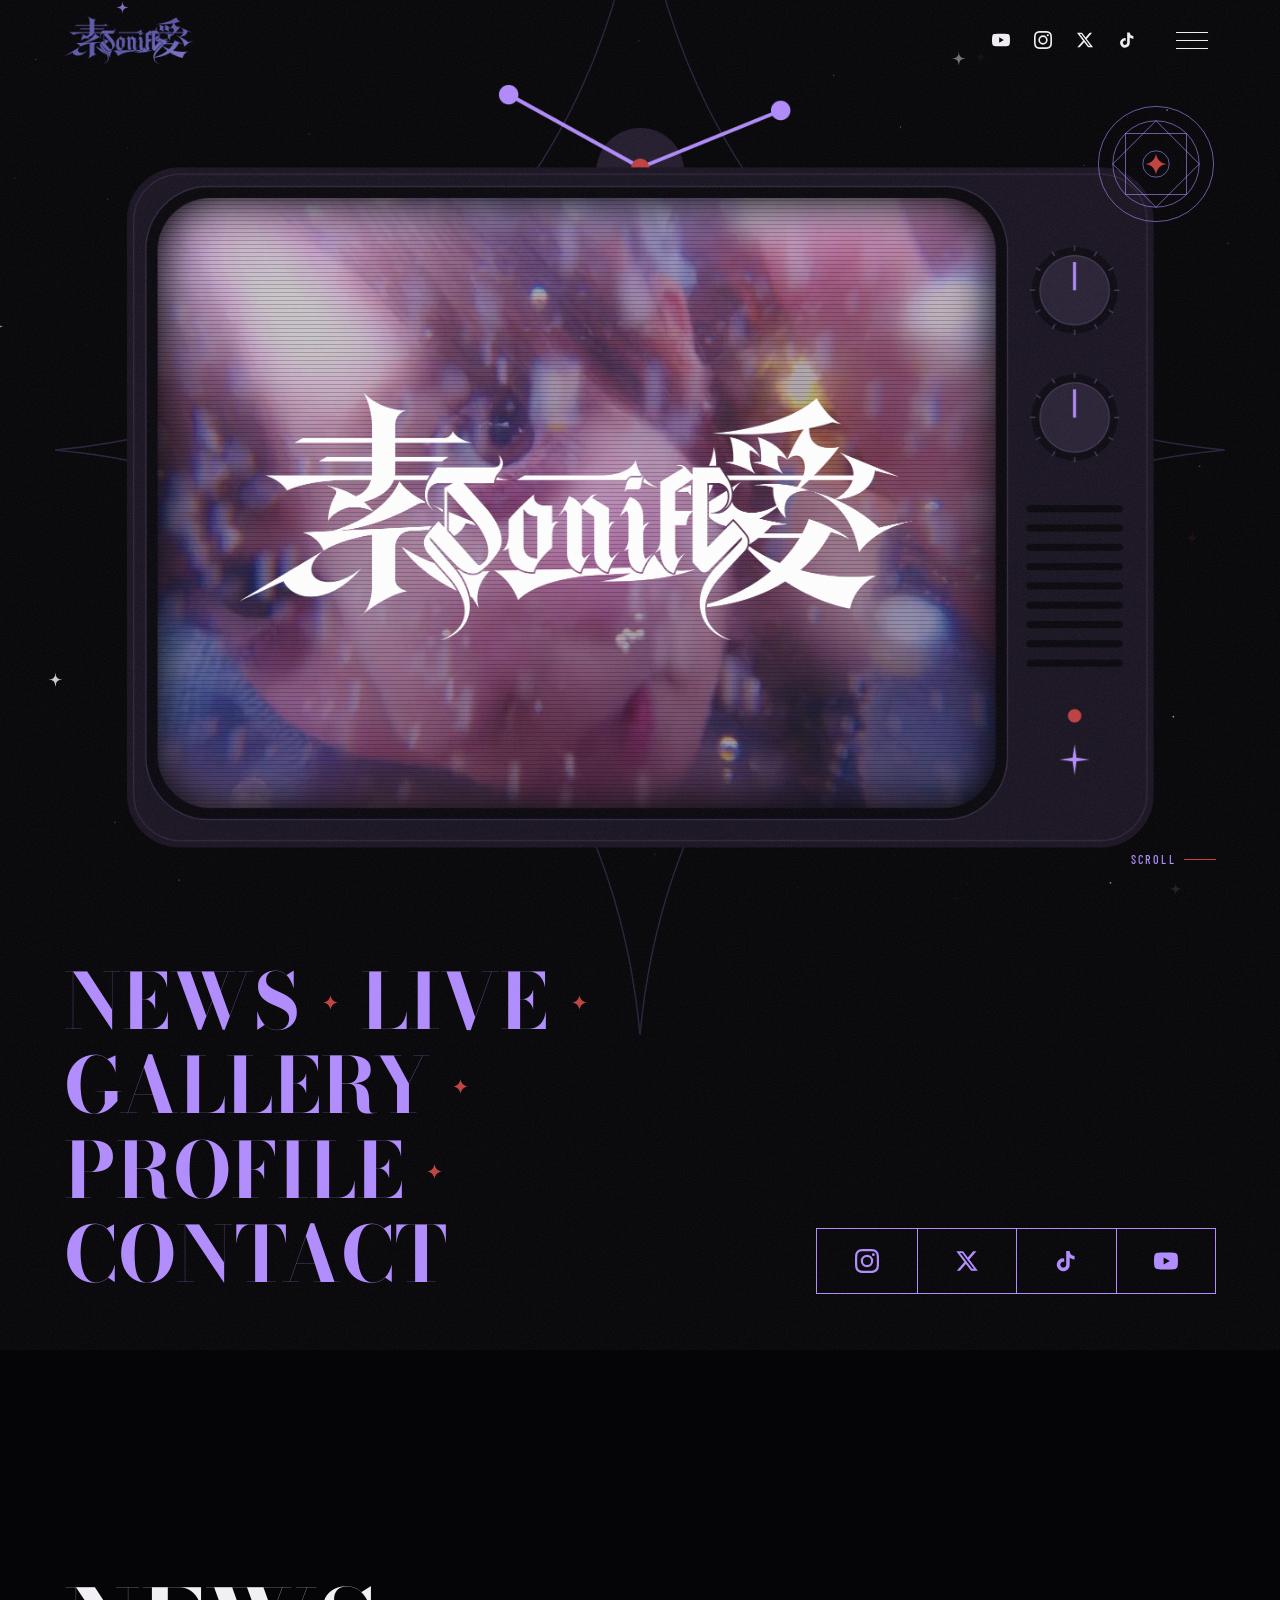
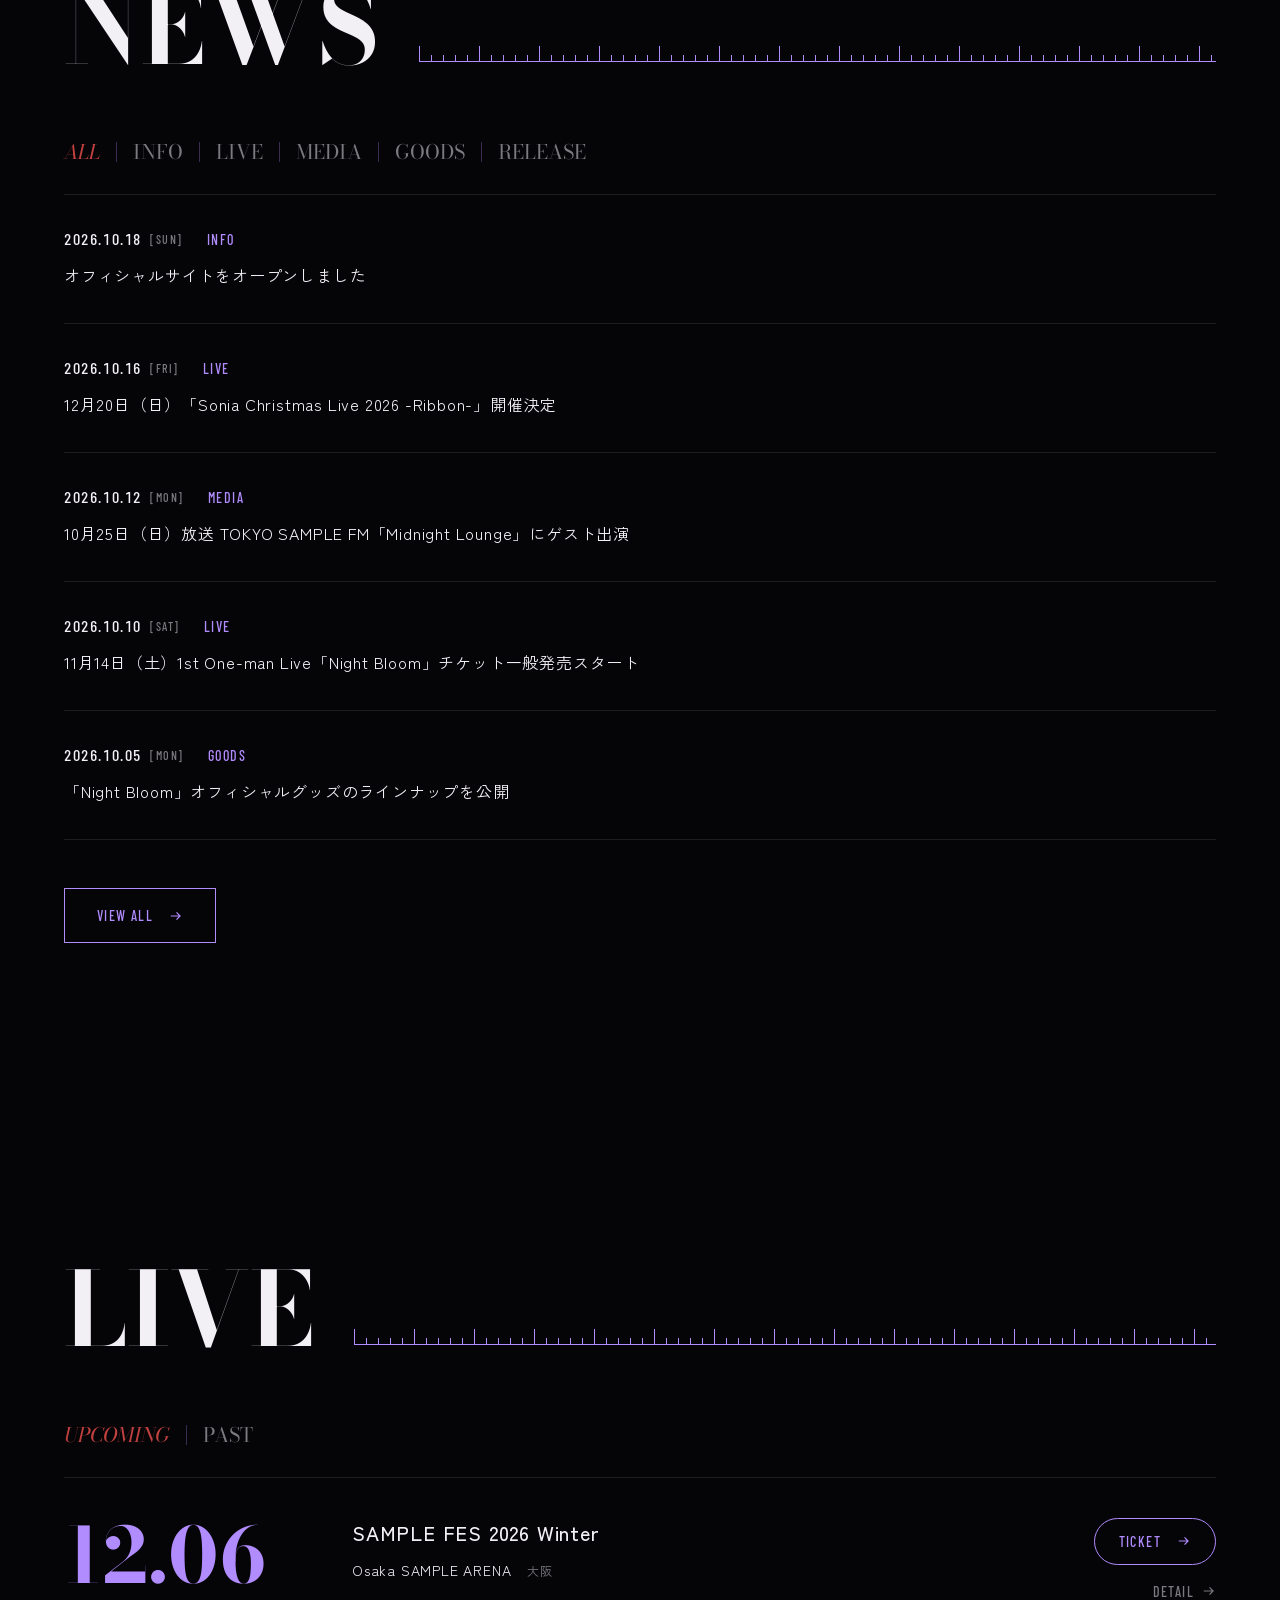
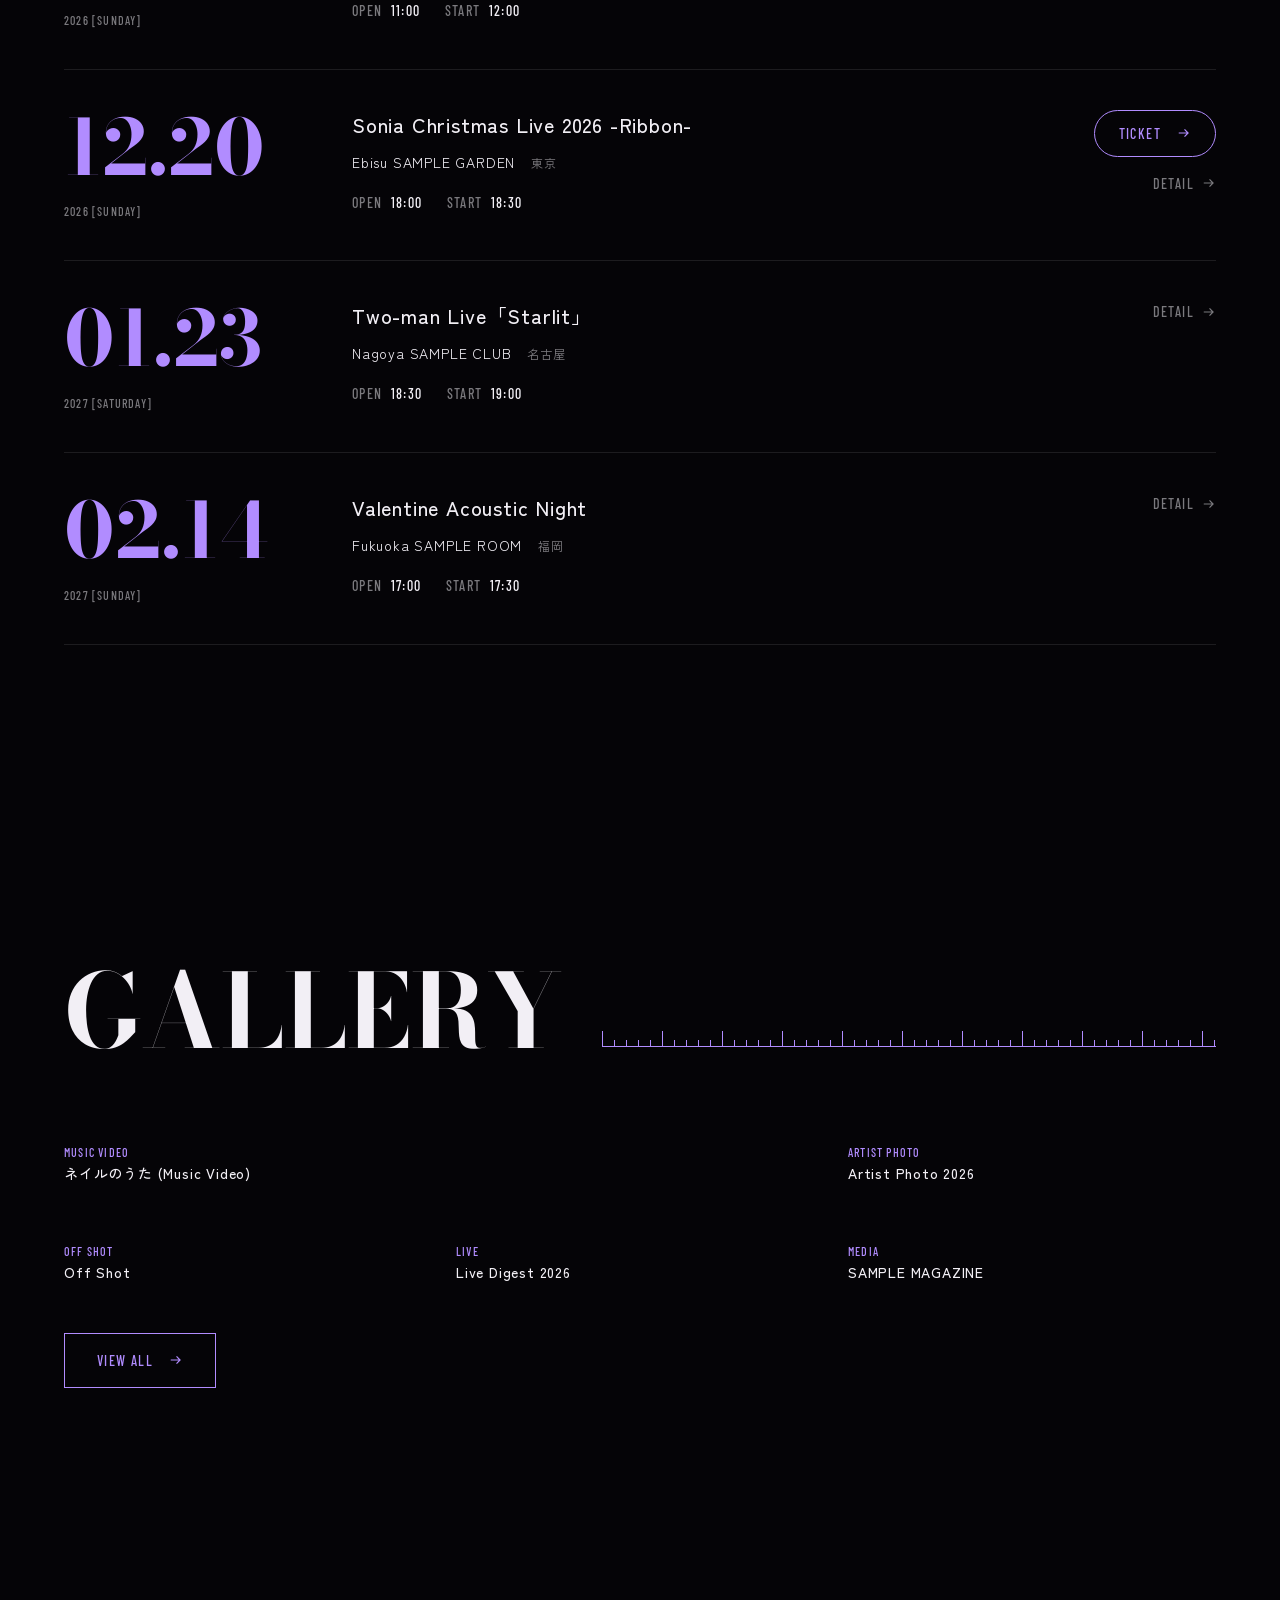
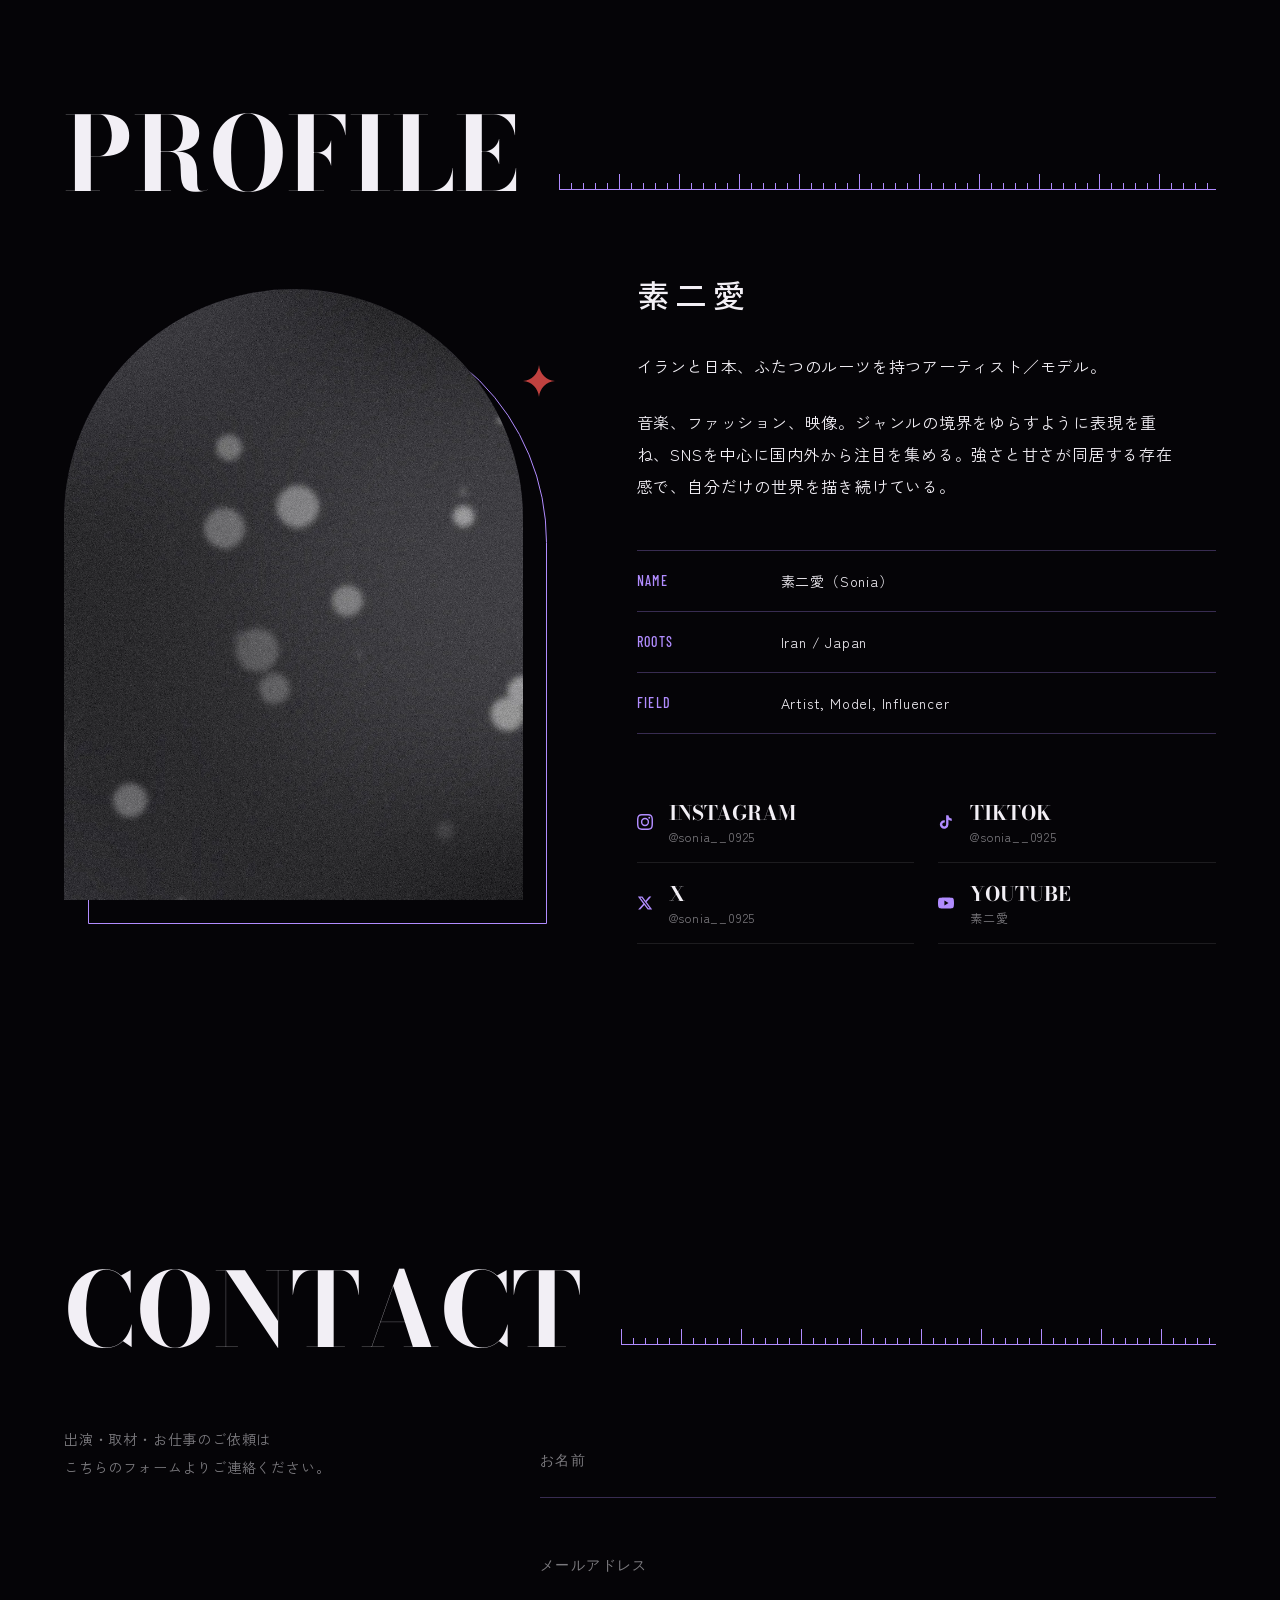
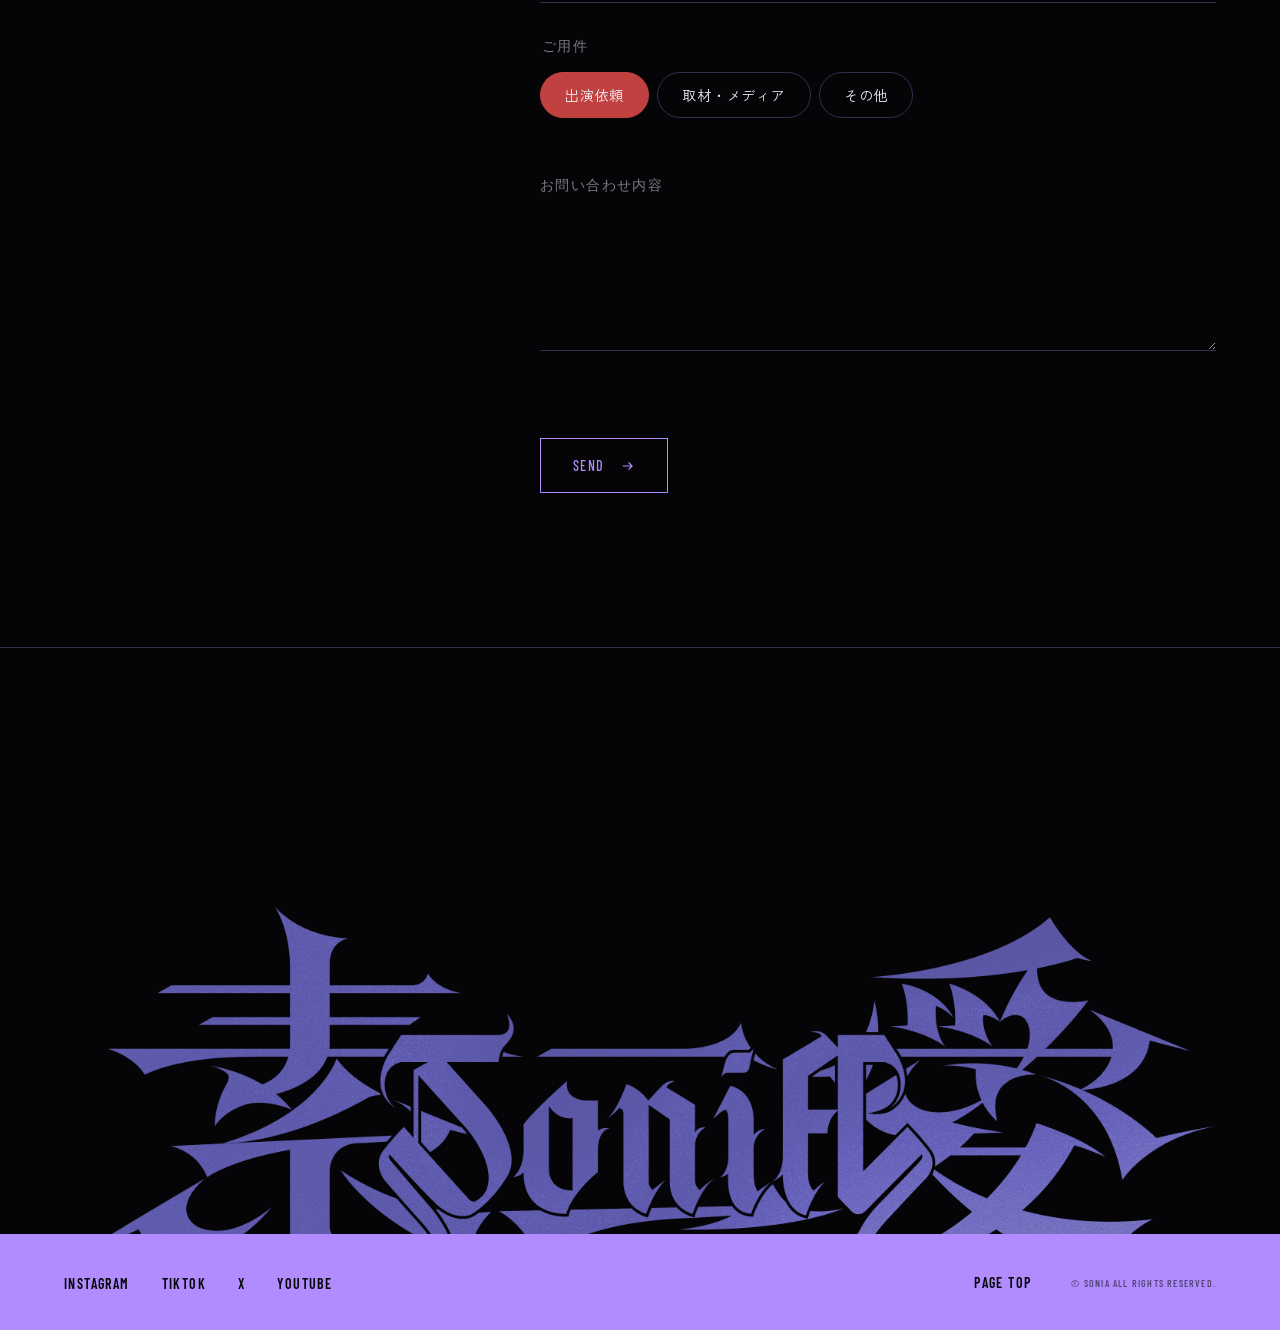
<file: index.html>
<!DOCTYPE html>
<html lang="ja">
<head>
  <meta charset="UTF-8">
  <meta name="viewport" content="width=device-width, initial-scale=1.0">
  <title>素二愛 Sonia｜OFFICIAL WEB SITE</title>
  <meta name="description" content="アーティスト・モデル 素二愛（Sonia）のオフィシャルサイト。最新ニュース、ライブ情報、ギャラリー、プロフィールをお届けします。">
  <meta name="robots" content="index, follow">
  <link rel="icon" href="images/favicon.ico" type="image/x-icon">

  <meta property="og:type" content="website">
  <meta property="og:title" content="素二愛 Sonia｜OFFICIAL WEB SITE">
  <meta property="og:description" content="アーティスト・モデル 素二愛（Sonia）のオフィシャルサイト。">
  <meta property="og:image" content="images/ogp.png">
  <meta property="og:site_name" content="素二愛 Sonia｜OFFICIAL WEB SITE">
  <meta property="og:locale" content="ja_JP">
  <meta name="twitter:card" content="summary_large_image">
  <meta name="twitter:site" content="@sonia__0925">

  <link rel="preconnect" href="https://fonts.googleapis.com">
  <link rel="preconnect" href="https://fonts.gstatic.com" crossorigin>
  <link href="https://fonts.googleapis.com/css2?family=Barlow+Condensed:wght@400;500;600&family=Bodoni+Moda:ital,opsz,wght@0,6..96,400;0,6..96,700;1,6..96,400;1,6..96,700&family=Grenze+Gotisch:wght@500;700&family=Zen+Kaku+Gothic+New:wght@400;500&display=swap" rel="stylesheet">
  <link rel="stylesheet" href="css/style.css">
  <script src="js/common.js" defer></script>
  <script src="js/layout.js" defer></script>
  <script src="js/main.js" defer></script>
  <script src="js/news.js" defer></script>
  <script src="js/live.js" defer></script>
  <script src="js/gallery.js" defer></script>
  <script src="js/contact.js" defer></script>
</head>
<body class="is-loading">

  <svg class="sprite" aria-hidden="true">
    <symbol id="i-star" viewBox="0 0 24 24"><path d="M12 0c.6 6.6 5.4 11.4 12 12-6.6.6-11.4 5.4-12 12-.6-6.6-5.4-11.4-12-12C6.6 11.4 11.4 6.6 12 0z"/></symbol>
    <symbol id="i-arrow" viewBox="0 0 24 24"><path d="M13.6 5.2 12.2 6.6l4.4 4.4H3v2h13.6l-4.4 4.4 1.4 1.4 6.8-6.8z"/></symbol>
    <symbol id="i-instagram" viewBox="0 0 24 24"><path d="M12 2.2c3.2 0 3.6 0 4.8.1 3.3.1 4.8 1.7 4.9 4.9.1 1.3.1 1.6.1 4.8s0 3.6-.1 4.8c-.1 3.2-1.7 4.8-4.9 4.9-1.3.1-1.6.1-4.8.1s-3.6 0-4.8-.1c-3.3-.1-4.8-1.7-4.9-4.9C2.2 15.6 2.2 15.2 2.2 12s0-3.6.1-4.8C2.4 3.9 3.9 2.4 7.2 2.3 8.4 2.2 8.8 2.2 12 2.2zM12 0C8.7 0 8.3 0 7.1.1 2.7.3.3 2.7.1 7.1 0 8.3 0 8.7 0 12s0 3.7.1 4.9c.2 4.4 2.6 6.8 7 7 1.2.1 1.6.1 4.9.1s3.7 0 4.9-.1c4.4-.2 6.8-2.6 7-7 .1-1.2.1-1.6.1-4.9s0-3.7-.1-4.9c-.2-4.4-2.6-6.8-7-7C15.7 0 15.3 0 12 0zm0 5.8a6.2 6.2 0 1 0 0 12.4 6.2 6.2 0 0 0 0-12.4zM12 16a4 4 0 1 1 0-8 4 4 0 0 1 0 8zm6.4-11.8a1.4 1.4 0 1 0 0 2.9 1.4 1.4 0 0 0 0-2.9z"/></symbol>
    <symbol id="i-tiktok" viewBox="0 0 24 24"><path d="M19.6 6.7a5 5 0 0 1-3.9-4.5V2h-3.5v13.7a2.9 2.9 0 0 1-5.2 1.7 2.9 2.9 0 0 1 3.2-4.5V9.4a6.4 6.4 0 0 0-5.5 10.8 6.4 6.4 0 0 0 11-4.5V8.8a8.4 8.4 0 0 0 4.9 1.6V6.9l-1-.2z"/></symbol>
    <symbol id="i-x" viewBox="0 0 24 24"><path d="M18.2 2.3h3.3l-7.2 8.3 8.5 11.2h-6.7l-5.2-6.8-6 6.8H1.7l7.7-8.8L1.3 2.3h6.8l4.7 6.2 5.4-6.2zm-1.1 17.5h1.8L7.1 4.1h-2l12 15.7z"/></symbol>
    <symbol id="i-youtube" viewBox="0 0 24 24"><path d="M23.5 6.2a3 3 0 0 0-2.1-2.1C19.5 3.6 12 3.6 12 3.6s-7.5 0-9.4.5A3 3 0 0 0 .5 6.2C0 8.1 0 12 0 12s0 3.9.5 5.8a3 3 0 0 0 2.1 2.1c1.9.5 9.4.5 9.4.5s7.5 0 9.4-.5a3 3 0 0 0 2.1-2.1c.5-1.9.5-5.8.5-5.8s0-3.9-.5-5.8zM9.6 15.6V8.4l6.2 3.6-6.2 3.6z"/></symbol>
  </svg>

  <div class="loader" aria-hidden="true">
    <img class="loader-logo" src="images/logo.png" alt="" width="600" height="220">
    <p class="loader-bar"><span class="js-bar"></span></p>
    <p class="loader-count">Loading <span class="js-count">000</span></p>
  </div>

  <div class="grain" aria-hidden="true"></div>
  <svg class="emblem" aria-hidden="true" viewBox="0 0 24 24"><path d="M12 0c.6 6.6 5.4 11.4 12 12-6.6.6-11.4 5.4-12 12-.6-6.6-5.4-11.4-12-12C6.6 11.4 11.4 6.6 12 0z"/></svg>
  <div class="cursor" aria-hidden="true"><span class="cursor-dot"></span><span class="cursor-ring"><em class="cursor-label"></em></span></div>

  <header class="site-header">
    <a href="#top" class="logo" aria-label="素二愛 トップへ"><img src="images/logo.png" alt="素二愛" width="600" height="220"></a>
    <ul class="header-sns">
      <li><a href="https://www.youtube.com/channel/UCf7-5qd9nNde2EbkA1S9MgQ" target="_blank" rel="noopener" aria-label="YouTube"><svg><use href="#i-youtube"/></svg></a></li>
      <li><a href="https://www.instagram.com/sonia__0925" target="_blank" rel="noopener" aria-label="Instagram"><svg><use href="#i-instagram"/></svg></a></li>
      <li><a href="https://x.com/sonia__0925" target="_blank" rel="noopener" aria-label="X"><svg><use href="#i-x"/></svg></a></li>
      <li><a href="https://www.tiktok.com/@sonia__0925" target="_blank" rel="noopener" aria-label="TikTok"><svg><use href="#i-tiktok"/></svg></a></li>
    </ul>
    <button class="menu-btn" type="button" aria-expanded="false" aria-controls="drawer" aria-label="メニュー"><i></i><i></i><i></i></button>
  </header>

  <div class="drawer" id="drawer" aria-hidden="true">
    <nav class="drawer-nav" aria-label="メニュー">
      <a href="#news">News</a>
      <a href="#live">Live</a>
      <a href="#gallery">Gallery</a>
      <a href="#profile">Profile</a>
      <a href="#contact">Contact</a>
    </nav>
    <ul class="sns-grid">
      <li><a href="https://www.instagram.com/sonia__0925" target="_blank" rel="noopener" aria-label="Instagram"><svg><use href="#i-instagram"/></svg></a></li>
      <li><a href="https://x.com/sonia__0925" target="_blank" rel="noopener" aria-label="X"><svg><use href="#i-x"/></svg></a></li>
      <li><a href="https://www.tiktok.com/@sonia__0925" target="_blank" rel="noopener" aria-label="TikTok"><svg><use href="#i-tiktok"/></svg></a></li>
      <li><a href="https://www.youtube.com/channel/UCf7-5qd9nNde2EbkA1S9MgQ" target="_blank" rel="noopener" aria-label="YouTube"><svg><use href="#i-youtube"/></svg></a></li>
    </ul>
  </div>

  <main id="top">

    <section class="mv" aria-label="素二愛">
      <canvas class="mv-sky" aria-hidden="true"></canvas>

      <svg class="mv-ornament" viewBox="0 0 200 200" aria-hidden="true">
        <circle cx="100" cy="100" r="96"/>
        <circle cx="100" cy="100" r="72"/>
        <rect x="49" y="49" width="102" height="102"/>
        <rect x="49" y="49" width="102" height="102" transform="rotate(45 100 100)"/>
        <circle cx="100" cy="100" r="22"/>
        <path class="mv-ornament-star" d="M100 82c1 10 8 17 18 18-10 1-17 8-18 18-1-10-8-17-18-18 10-1 17-8 18-18z"/>
      </svg>

      <div class="mv-stage">
        <div class="mv-tv">
          <div class="mv-screen">
            <video class="mv-video" src="movie/kv.mp4" poster="images/kv-poster.jpg" autoplay muted loop playsinline preload="auto" aria-label="ネイルのうた Music Video より"></video>
            <span class="mv-scan" aria-hidden="true"></span>
          </div>
          <picture>
            <source media="(max-width: 768px)" srcset="images/tv-frame-sp.png" width="1600" height="2300">
            <img class="mv-tv-frame" src="images/tv-frame.png" alt="" width="2400" height="1760">
          </picture>
        </div>
        <h1 class="mv-logo"><img src="images/logo-l.png" alt="素二愛" width="1500" height="551"></h1>
      </div>

      <p class="mv-scroll" aria-hidden="true">Scroll</p>
    </section>

    <nav class="index" aria-label="ページ内メニュー">
      <ul class="index-list">
        <li><a href="#news">News</a></li>
        <li><a href="#live">Live</a></li>
        <li><a href="#gallery">Gallery</a></li>
        <li><a href="#profile">Profile</a></li>
        <li><a href="#contact">Contact</a></li>
      </ul>
      <ul class="sns-grid">
        <li><a href="https://www.instagram.com/sonia__0925" target="_blank" rel="noopener" aria-label="Instagram"><svg><use href="#i-instagram"/></svg></a></li>
        <li><a href="https://x.com/sonia__0925" target="_blank" rel="noopener" aria-label="X"><svg><use href="#i-x"/></svg></a></li>
        <li><a href="https://www.tiktok.com/@sonia__0925" target="_blank" rel="noopener" aria-label="TikTok"><svg><use href="#i-tiktok"/></svg></a></li>
        <li><a href="https://www.youtube.com/channel/UCf7-5qd9nNde2EbkA1S9MgQ" target="_blank" rel="noopener" aria-label="YouTube"><svg><use href="#i-youtube"/></svg></a></li>
      </ul>
    </nav>

    <section class="sec news" id="news">
      <div class="sec-head">
        <h2 class="sec-title" data-split>News</h2>
        <span class="ruler" aria-hidden="true"></span>
      </div>
      <div class="tabs js-news-tabs" role="tablist"></div>
      <ul class="news-list js-news"></ul>
      <button type="button" class="more-btn js-news-more" hidden>View all<svg><use href="#i-arrow"/></svg></button>
    </section>

    <section class="sec live" id="live">
      <div class="sec-head">
        <h2 class="sec-title" data-split>Live</h2>
        <span class="ruler" aria-hidden="true"></span>
      </div>
      <div class="tabs" role="tablist">
        <button type="button" role="tab" class="is-active" data-live="upcoming" aria-selected="true">Upcoming</button>
        <button type="button" role="tab" data-live="past" aria-selected="false">Past</button>
      </div>
      <ol class="live-list js-live"></ol>
    </section>

    <section class="sec gallery" id="gallery">
      <div class="sec-head">
        <h2 class="sec-title" data-split>Gallery</h2>
        <span class="ruler" aria-hidden="true"></span>
      </div>
      <ul class="gallery-grid is-feature js-gallery" data-limit="5"></ul>
      <a class="more-btn" href="gallery/">View all<svg><use href="#i-arrow"/></svg></a>
    </section>

    <section class="sec profile" id="profile">
      <div class="sec-head">
        <h2 class="sec-title" data-split>Profile</h2>
        <span class="ruler" aria-hidden="true"></span>
      </div>
      <div class="profile-body">
        <div class="profile-visual" data-reveal>
          <div class="profile-frame">
            <img src="images/profile.webp" alt="素二愛 プロフィール写真" width="1000" height="1300" loading="lazy">
          </div>
          <span class="profile-line" aria-hidden="true"></span>
          <svg class="profile-star" aria-hidden="true"><use href="#i-star"/></svg>
        </div>
        <div class="profile-text">
          <p class="profile-name">素二愛</p>
          <div class="profile-lead" data-reveal>
            <p>イランと日本、ふたつのルーツを持つアーティスト／モデル。</p>
            <p>音楽、ファッション、映像。ジャンルの境界をゆらすように表現を重ね、SNSを中心に国内外から注目を集める。強さと甘さが同居する存在感で、自分だけの世界を描き続けている。</p>
          </div>
          <dl class="profile-data" data-reveal>
            <div><dt>Name</dt><dd>素二愛（Sonia）</dd></div>
            <div><dt>Roots</dt><dd>Iran / Japan</dd></div>
            <div><dt>Field</dt><dd>Artist, Model, Influencer</dd></div>
          </dl>
          <ul class="profile-sns" data-reveal>
            <li><a href="https://www.instagram.com/sonia__0925" target="_blank" rel="noopener"><svg><use href="#i-instagram"/></svg><span>Instagram</span><em>@sonia__0925</em></a></li>
            <li><a href="https://www.tiktok.com/@sonia__0925" target="_blank" rel="noopener"><svg><use href="#i-tiktok"/></svg><span>TikTok</span><em>@sonia__0925</em></a></li>
            <li><a href="https://x.com/sonia__0925" target="_blank" rel="noopener"><svg><use href="#i-x"/></svg><span>X</span><em>@sonia__0925</em></a></li>
            <li><a href="https://www.youtube.com/channel/UCf7-5qd9nNde2EbkA1S9MgQ" target="_blank" rel="noopener"><svg><use href="#i-youtube"/></svg><span>YouTube</span><em>素二愛</em></a></li>
          </ul>
        </div>
      </div>
    </section>

    <section class="sec contact" id="contact">
      <div class="sec-head">
        <h2 class="sec-title" data-split>Contact</h2>
        <span class="ruler" aria-hidden="true"></span>
      </div>
      <div class="contact-body">
        <p class="contact-note">出演・取材・お仕事のご依頼は<br>こちらのフォームよりご連絡ください。</p>
        <form class="contact-form js-contact" novalidate>
          <div class="field">
            <input type="text" id="f-name" name="name" placeholder=" " autocomplete="name" required>
            <label for="f-name">お名前</label>
          </div>
          <div class="field">
            <input type="email" id="f-email" name="email" placeholder=" " autocomplete="email" required>
            <label for="f-email">メールアドレス</label>
          </div>
          <fieldset class="field-choice">
            <legend>ご用件</legend>
            <label><input type="radio" name="subject" value="出演依頼" checked><span>出演依頼</span></label>
            <label><input type="radio" name="subject" value="取材・メディア"><span>取材・メディア</span></label>
            <label><input type="radio" name="subject" value="その他"><span>その他</span></label>
          </fieldset>
          <div class="field">
            <textarea id="f-message" name="message" rows="5" placeholder=" " maxlength="3000" required></textarea>
            <label for="f-message">お問い合わせ内容</label>
          </div>
          <input type="text" name="website" class="hp" tabindex="-1" autocomplete="off" aria-hidden="true">
          <p class="form-msg js-form-msg" role="status"></p>
          <button type="submit" class="send-btn">Send<svg><use href="#i-arrow"/></svg></button>
        </form>
      </div>
    </section>

  </main>

  <footer class="site-footer">
    <p class="footer-logo" aria-hidden="true"><img src="images/logo-l.png" alt="" width="1500" height="551" loading="lazy"></p>
    <div class="footer-row">
      <ul class="footer-sns">
        <li><a href="https://www.instagram.com/sonia__0925" target="_blank" rel="noopener">Instagram</a></li>
        <li><a href="https://www.tiktok.com/@sonia__0925" target="_blank" rel="noopener">TikTok</a></li>
        <li><a href="https://x.com/sonia__0925" target="_blank" rel="noopener">X</a></li>
        <li><a href="https://www.youtube.com/channel/UCf7-5qd9nNde2EbkA1S9MgQ" target="_blank" rel="noopener">YouTube</a></li>
      </ul>
      <a href="#top" class="to-top">Page top</a>
      <p class="copy"><small>&copy; Sonia All Rights Reserved.</small></p>
    </div>
  </footer>

  <div class="modal" id="modal" aria-hidden="true" role="dialog" aria-modal="true">
    <div class="modal-bg" data-close></div>
    <button type="button" class="modal-close" data-close aria-label="閉じる"><i></i><i></i></button>
    <div class="modal-box">
      <div class="modal-content js-modal-content"></div>
    </div>
  </div>

</body>
</html>
</file>
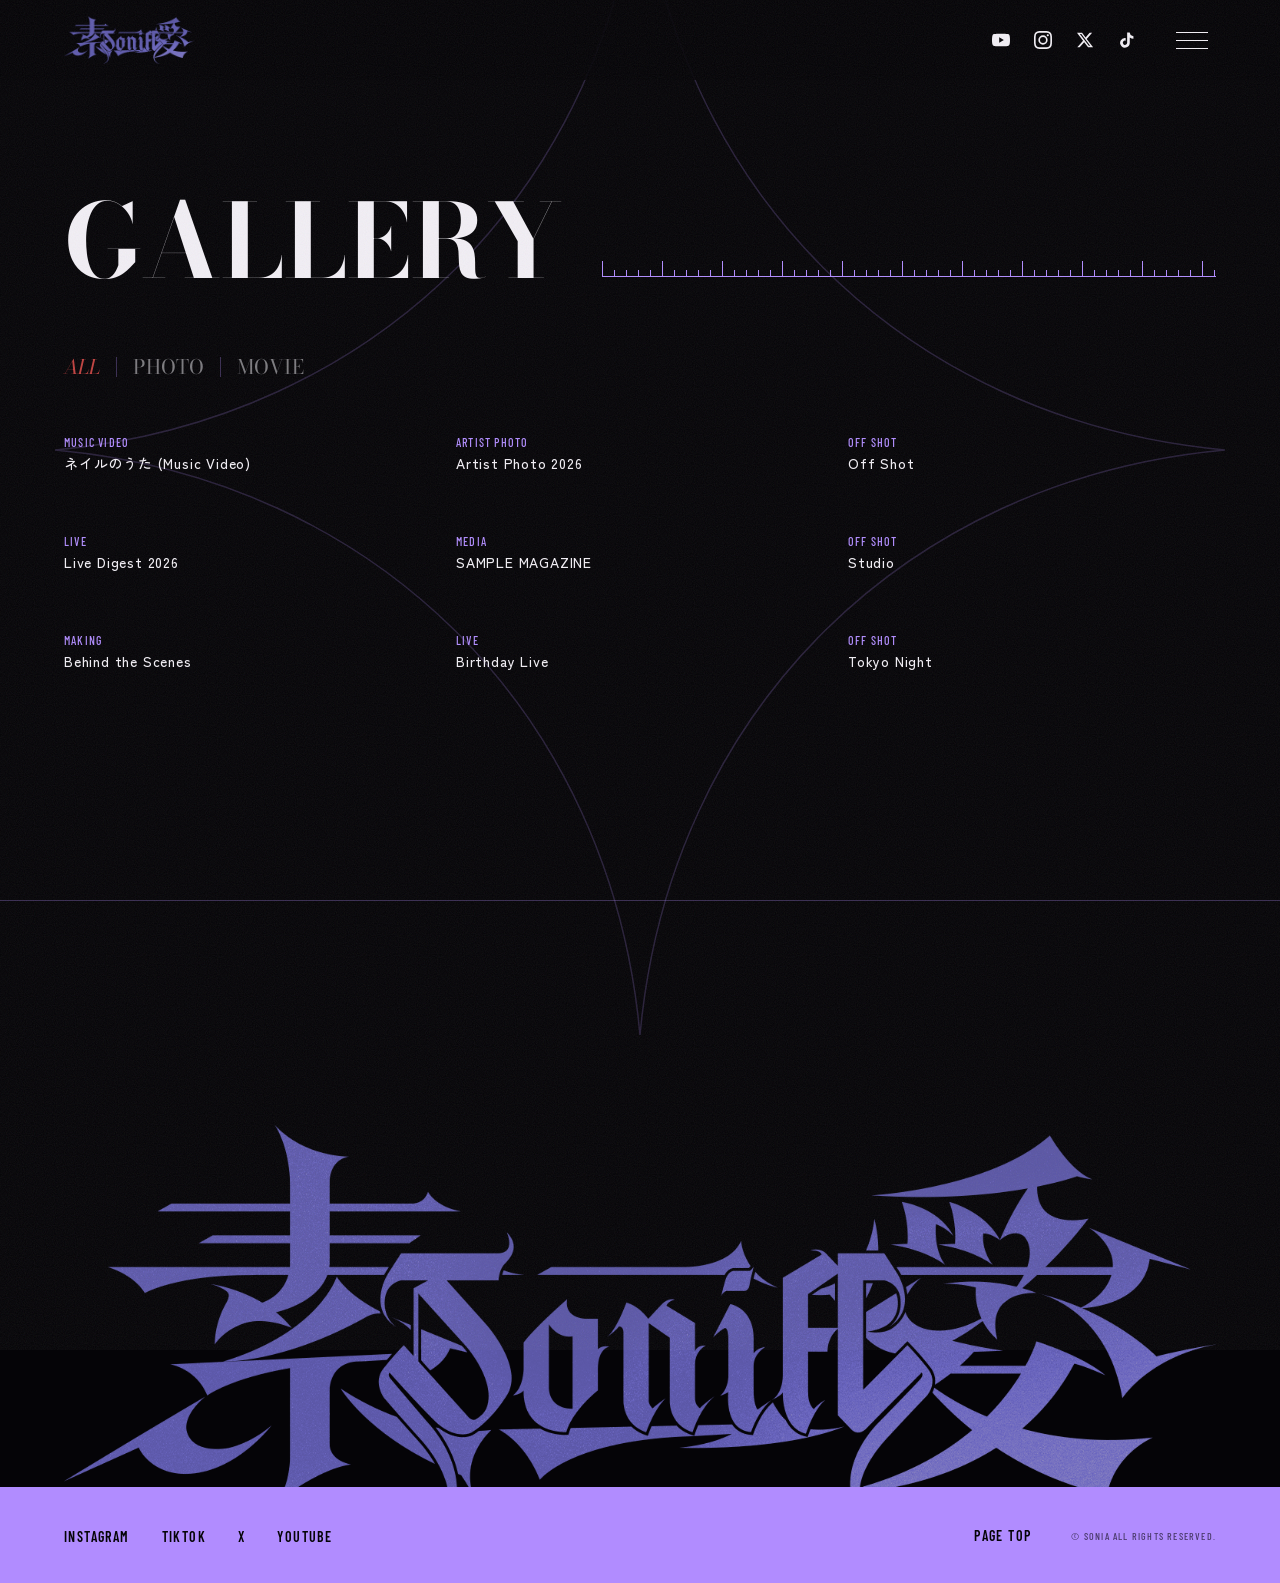
<file: gallery/index.html>
<!DOCTYPE html>
<html lang="ja">
<head>
  <meta charset="UTF-8">
  <meta name="viewport" content="width=device-width, initial-scale=1.0">
  <title>Gallery｜素二愛 Sonia OFFICIAL WEB SITE</title>
  <meta name="description" content="アーティスト・モデル 素二愛（Sonia）のオフィシャルサイト。最新ニュース、ライブ情報、ギャラリー、プロフィールをお届けします。">
  <meta name="robots" content="index, follow">
  <link rel="icon" href="../images/favicon.ico" type="image/x-icon">

  <meta property="og:type" content="website">
  <meta property="og:title" content="素二愛 Sonia｜OFFICIAL WEB SITE">
  <meta property="og:description" content="アーティスト・モデル 素二愛（Sonia）のオフィシャルサイト。">
  <meta property="og:image" content="../images/ogp.png">
  <meta property="og:site_name" content="素二愛 Sonia｜OFFICIAL WEB SITE">
  <meta property="og:locale" content="ja_JP">
  <meta name="twitter:card" content="summary_large_image">
  <meta name="twitter:site" content="@sonia__0925">

  <link rel="preconnect" href="https://fonts.googleapis.com">
  <link rel="preconnect" href="https://fonts.gstatic.com" crossorigin>
  <link href="https://fonts.googleapis.com/css2?family=Barlow+Condensed:wght@400;500;600&family=Bodoni+Moda:ital,opsz,wght@0,6..96,400;0,6..96,700;1,6..96,400;1,6..96,700&family=Grenze+Gotisch:wght@500;700&family=Zen+Kaku+Gothic+New:wght@400;500&display=swap" rel="stylesheet">
  <link rel="stylesheet" href="../css/style.css">
  <script src="../js/common.js" defer></script>
  <script src="../js/layout.js" defer></script>
  <script src="../js/gallery.js" defer></script>
</head>
<body class="is-sub">

  <svg class="sprite" aria-hidden="true">
    <symbol id="i-star" viewBox="0 0 24 24"><path d="M12 0c.6 6.6 5.4 11.4 12 12-6.6.6-11.4 5.4-12 12-.6-6.6-5.4-11.4-12-12C6.6 11.4 11.4 6.6 12 0z"/></symbol>
    <symbol id="i-arrow" viewBox="0 0 24 24"><path d="M13.6 5.2 12.2 6.6l4.4 4.4H3v2h13.6l-4.4 4.4 1.4 1.4 6.8-6.8z"/></symbol>
    <symbol id="i-instagram" viewBox="0 0 24 24"><path d="M12 2.2c3.2 0 3.6 0 4.8.1 3.3.1 4.8 1.7 4.9 4.9.1 1.3.1 1.6.1 4.8s0 3.6-.1 4.8c-.1 3.2-1.7 4.8-4.9 4.9-1.3.1-1.6.1-4.8.1s-3.6 0-4.8-.1c-3.3-.1-4.8-1.7-4.9-4.9C2.2 15.6 2.2 15.2 2.2 12s0-3.6.1-4.8C2.4 3.9 3.9 2.4 7.2 2.3 8.4 2.2 8.8 2.2 12 2.2zM12 0C8.7 0 8.3 0 7.1.1 2.7.3.3 2.7.1 7.1 0 8.3 0 8.7 0 12s0 3.7.1 4.9c.2 4.4 2.6 6.8 7 7 1.2.1 1.6.1 4.9.1s3.7 0 4.9-.1c4.4-.2 6.8-2.6 7-7 .1-1.2.1-1.6.1-4.9s0-3.7-.1-4.9c-.2-4.4-2.6-6.8-7-7C15.7 0 15.3 0 12 0zm0 5.8a6.2 6.2 0 1 0 0 12.4 6.2 6.2 0 0 0 0-12.4zM12 16a4 4 0 1 1 0-8 4 4 0 0 1 0 8zm6.4-11.8a1.4 1.4 0 1 0 0 2.9 1.4 1.4 0 0 0 0-2.9z"/></symbol>
    <symbol id="i-tiktok" viewBox="0 0 24 24"><path d="M19.6 6.7a5 5 0 0 1-3.9-4.5V2h-3.5v13.7a2.9 2.9 0 0 1-5.2 1.7 2.9 2.9 0 0 1 3.2-4.5V9.4a6.4 6.4 0 0 0-5.5 10.8 6.4 6.4 0 0 0 11-4.5V8.8a8.4 8.4 0 0 0 4.9 1.6V6.9l-1-.2z"/></symbol>
    <symbol id="i-x" viewBox="0 0 24 24"><path d="M18.2 2.3h3.3l-7.2 8.3 8.5 11.2h-6.7l-5.2-6.8-6 6.8H1.7l7.7-8.8L1.3 2.3h6.8l4.7 6.2 5.4-6.2zm-1.1 17.5h1.8L7.1 4.1h-2l12 15.7z"/></symbol>
    <symbol id="i-youtube" viewBox="0 0 24 24"><path d="M23.5 6.2a3 3 0 0 0-2.1-2.1C19.5 3.6 12 3.6 12 3.6s-7.5 0-9.4.5A3 3 0 0 0 .5 6.2C0 8.1 0 12 0 12s0 3.9.5 5.8a3 3 0 0 0 2.1 2.1c1.9.5 9.4.5 9.4.5s7.5 0 9.4-.5a3 3 0 0 0 2.1-2.1c.5-1.9.5-5.8.5-5.8s0-3.9-.5-5.8zM9.6 15.6V8.4l6.2 3.6-6.2 3.6z"/></symbol>
  </svg>

  <div class="grain" aria-hidden="true"></div>
  <svg class="emblem" aria-hidden="true" viewBox="0 0 24 24"><path d="M12 0c.6 6.6 5.4 11.4 12 12-6.6.6-11.4 5.4-12 12-.6-6.6-5.4-11.4-12-12C6.6 11.4 11.4 6.6 12 0z"/></svg>
  <div class="cursor" aria-hidden="true"><span class="cursor-dot"></span><span class="cursor-ring"><em class="cursor-label"></em></span></div>

  <header class="site-header">
    <a href="../" class="logo" aria-label="素二愛 トップへ"><img src="../images/logo.png" alt="素二愛" width="600" height="220"></a>
    <ul class="header-sns">
      <li><a href="https://www.youtube.com/channel/UCf7-5qd9nNde2EbkA1S9MgQ" target="_blank" rel="noopener" aria-label="YouTube"><svg><use href="#i-youtube"/></svg></a></li>
      <li><a href="https://www.instagram.com/sonia__0925" target="_blank" rel="noopener" aria-label="Instagram"><svg><use href="#i-instagram"/></svg></a></li>
      <li><a href="https://x.com/sonia__0925" target="_blank" rel="noopener" aria-label="X"><svg><use href="#i-x"/></svg></a></li>
      <li><a href="https://www.tiktok.com/@sonia__0925" target="_blank" rel="noopener" aria-label="TikTok"><svg><use href="#i-tiktok"/></svg></a></li>
    </ul>
    <button class="menu-btn" type="button" aria-expanded="false" aria-controls="drawer" aria-label="メニュー"><i></i><i></i><i></i></button>
  </header>

  <div class="drawer" id="drawer" aria-hidden="true">
    <nav class="drawer-nav" aria-label="メニュー">
      <a href="../#news">News</a>
      <a href="../#live">Live</a>
      <a href="../#gallery">Gallery</a>
      <a href="../#profile">Profile</a>
      <a href="../#contact">Contact</a>
    </nav>
    <ul class="sns-grid">
      <li><a href="https://www.instagram.com/sonia__0925" target="_blank" rel="noopener" aria-label="Instagram"><svg><use href="#i-instagram"/></svg></a></li>
      <li><a href="https://x.com/sonia__0925" target="_blank" rel="noopener" aria-label="X"><svg><use href="#i-x"/></svg></a></li>
      <li><a href="https://www.tiktok.com/@sonia__0925" target="_blank" rel="noopener" aria-label="TikTok"><svg><use href="#i-tiktok"/></svg></a></li>
      <li><a href="https://www.youtube.com/channel/UCf7-5qd9nNde2EbkA1S9MgQ" target="_blank" rel="noopener" aria-label="YouTube"><svg><use href="#i-youtube"/></svg></a></li>
    </ul>
  </div>

  <main class="page page-gallery">
    <section class="sec page-sec">
      <div class="sec-head">
        <h1 class="sec-title" data-split>Gallery</h1>
        <span class="ruler" aria-hidden="true"></span>
      </div>
      <div class="tabs" role="tablist">
        <button type="button" class="is-active" data-filter="all">All</button>
        <button type="button" data-filter="photo">Photo</button>
        <button type="button" data-filter="movie">Movie</button>
      </div>
      <ul class="gallery-grid js-gallery"></ul>
    </section>
  </main>

  <footer class="site-footer">
    <p class="footer-logo" aria-hidden="true"><img src="../images/logo-l.png" alt="" width="1500" height="551" loading="lazy"></p>
    <div class="footer-row">
      <ul class="footer-sns">
        <li><a href="https://www.instagram.com/sonia__0925" target="_blank" rel="noopener">Instagram</a></li>
        <li><a href="https://www.tiktok.com/@sonia__0925" target="_blank" rel="noopener">TikTok</a></li>
        <li><a href="https://x.com/sonia__0925" target="_blank" rel="noopener">X</a></li>
        <li><a href="https://www.youtube.com/channel/UCf7-5qd9nNde2EbkA1S9MgQ" target="_blank" rel="noopener">YouTube</a></li>
      </ul>
      <a href="../" class="to-top">Page top</a>
      <p class="copy"><small>&copy; Sonia All Rights Reserved.</small></p>
    </div>
  </footer>

  <div class="modal" id="modal" aria-hidden="true" role="dialog" aria-modal="true">
    <div class="modal-bg" data-close></div>
    <button type="button" class="modal-close" data-close aria-label="閉じる"><i></i><i></i></button>
    <div class="modal-box">
      <div class="modal-content js-modal-content"></div>
    </div>
  </div>

</body>
</html>
</file>
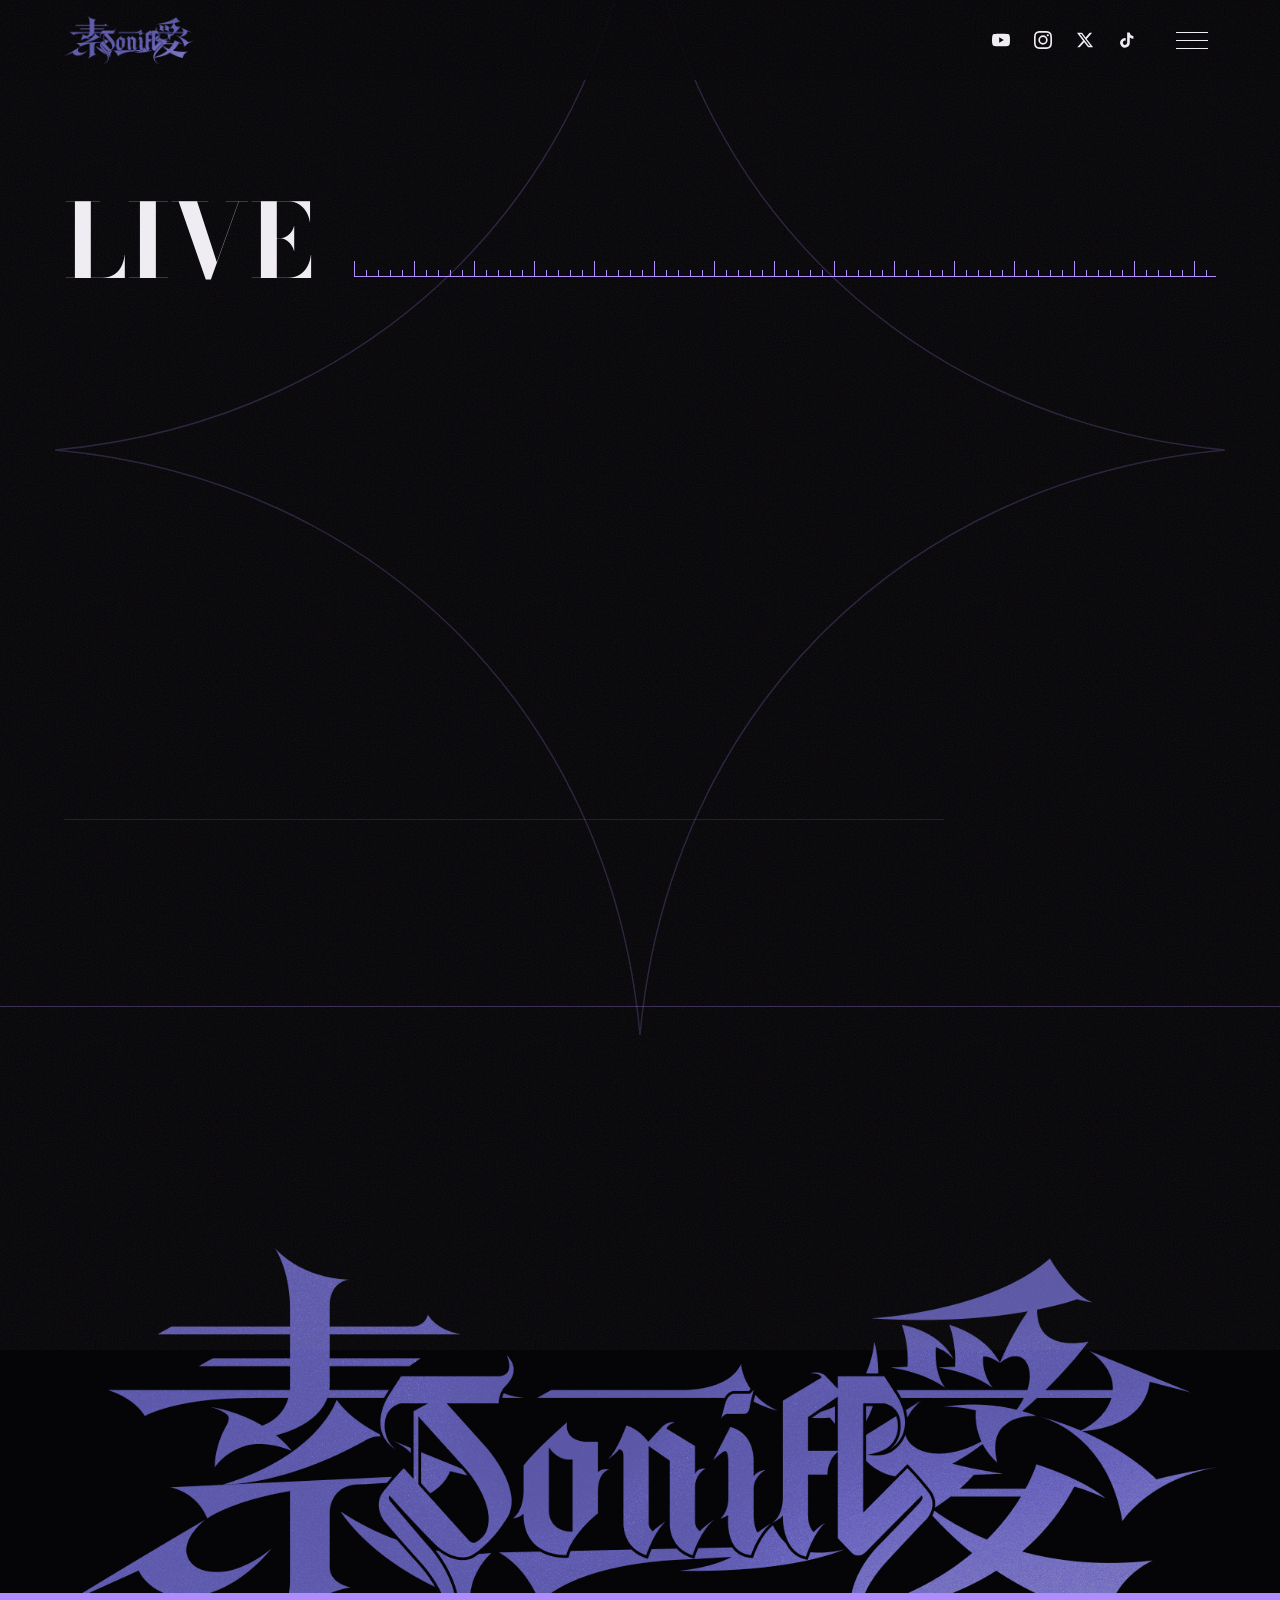
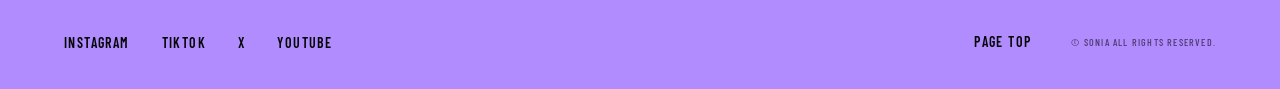
<file: live/detail/index.html>
<!DOCTYPE html>
<html lang="ja">
<head>
  <meta charset="UTF-8">
  <meta name="viewport" content="width=device-width, initial-scale=1.0">
  <title>Live｜素二愛 Sonia OFFICIAL WEB SITE</title>
  <meta name="description" content="アーティスト・モデル 素二愛（Sonia）のオフィシャルサイト。最新ニュース、ライブ情報、ギャラリー、プロフィールをお届けします。">
  <meta name="robots" content="index, follow">
  <link rel="icon" href="../../images/favicon.ico" type="image/x-icon">

  <meta property="og:type" content="website">
  <meta property="og:title" content="素二愛 Sonia｜OFFICIAL WEB SITE">
  <meta property="og:description" content="アーティスト・モデル 素二愛（Sonia）のオフィシャルサイト。">
  <meta property="og:image" content="../../images/ogp.png">
  <meta property="og:site_name" content="素二愛 Sonia｜OFFICIAL WEB SITE">
  <meta property="og:locale" content="ja_JP">
  <meta name="twitter:card" content="summary_large_image">
  <meta name="twitter:site" content="@sonia__0925">

  <link rel="preconnect" href="https://fonts.googleapis.com">
  <link rel="preconnect" href="https://fonts.gstatic.com" crossorigin>
  <link href="https://fonts.googleapis.com/css2?family=Barlow+Condensed:wght@400;500;600&family=Bodoni+Moda:ital,opsz,wght@0,6..96,400;0,6..96,700;1,6..96,400;1,6..96,700&family=Grenze+Gotisch:wght@500;700&family=Zen+Kaku+Gothic+New:wght@400;500&display=swap" rel="stylesheet">
  <link rel="stylesheet" href="../../css/style.css">
  <script src="../../js/common.js" defer></script>
  <script src="../../js/layout.js" defer></script>
  <script src="../../js/live-detail.js" defer></script>
</head>
<body class="is-sub">

  <svg class="sprite" aria-hidden="true">
    <symbol id="i-star" viewBox="0 0 24 24"><path d="M12 0c.6 6.6 5.4 11.4 12 12-6.6.6-11.4 5.4-12 12-.6-6.6-5.4-11.4-12-12C6.6 11.4 11.4 6.6 12 0z"/></symbol>
    <symbol id="i-arrow" viewBox="0 0 24 24"><path d="M13.6 5.2 12.2 6.6l4.4 4.4H3v2h13.6l-4.4 4.4 1.4 1.4 6.8-6.8z"/></symbol>
    <symbol id="i-instagram" viewBox="0 0 24 24"><path d="M12 2.2c3.2 0 3.6 0 4.8.1 3.3.1 4.8 1.7 4.9 4.9.1 1.3.1 1.6.1 4.8s0 3.6-.1 4.8c-.1 3.2-1.7 4.8-4.9 4.9-1.3.1-1.6.1-4.8.1s-3.6 0-4.8-.1c-3.3-.1-4.8-1.7-4.9-4.9C2.2 15.6 2.2 15.2 2.2 12s0-3.6.1-4.8C2.4 3.9 3.9 2.4 7.2 2.3 8.4 2.2 8.8 2.2 12 2.2zM12 0C8.7 0 8.3 0 7.1.1 2.7.3.3 2.7.1 7.1 0 8.3 0 8.7 0 12s0 3.7.1 4.9c.2 4.4 2.6 6.8 7 7 1.2.1 1.6.1 4.9.1s3.7 0 4.9-.1c4.4-.2 6.8-2.6 7-7 .1-1.2.1-1.6.1-4.9s0-3.7-.1-4.9c-.2-4.4-2.6-6.8-7-7C15.7 0 15.3 0 12 0zm0 5.8a6.2 6.2 0 1 0 0 12.4 6.2 6.2 0 0 0 0-12.4zM12 16a4 4 0 1 1 0-8 4 4 0 0 1 0 8zm6.4-11.8a1.4 1.4 0 1 0 0 2.9 1.4 1.4 0 0 0 0-2.9z"/></symbol>
    <symbol id="i-tiktok" viewBox="0 0 24 24"><path d="M19.6 6.7a5 5 0 0 1-3.9-4.5V2h-3.5v13.7a2.9 2.9 0 0 1-5.2 1.7 2.9 2.9 0 0 1 3.2-4.5V9.4a6.4 6.4 0 0 0-5.5 10.8 6.4 6.4 0 0 0 11-4.5V8.8a8.4 8.4 0 0 0 4.9 1.6V6.9l-1-.2z"/></symbol>
    <symbol id="i-x" viewBox="0 0 24 24"><path d="M18.2 2.3h3.3l-7.2 8.3 8.5 11.2h-6.7l-5.2-6.8-6 6.8H1.7l7.7-8.8L1.3 2.3h6.8l4.7 6.2 5.4-6.2zm-1.1 17.5h1.8L7.1 4.1h-2l12 15.7z"/></symbol>
    <symbol id="i-youtube" viewBox="0 0 24 24"><path d="M23.5 6.2a3 3 0 0 0-2.1-2.1C19.5 3.6 12 3.6 12 3.6s-7.5 0-9.4.5A3 3 0 0 0 .5 6.2C0 8.1 0 12 0 12s0 3.9.5 5.8a3 3 0 0 0 2.1 2.1c1.9.5 9.4.5 9.4.5s7.5 0 9.4-.5a3 3 0 0 0 2.1-2.1c.5-1.9.5-5.8.5-5.8s0-3.9-.5-5.8zM9.6 15.6V8.4l6.2 3.6-6.2 3.6z"/></symbol>
  </svg>

  <div class="grain" aria-hidden="true"></div>
  <svg class="emblem" aria-hidden="true" viewBox="0 0 24 24"><path d="M12 0c.6 6.6 5.4 11.4 12 12-6.6.6-11.4 5.4-12 12-.6-6.6-5.4-11.4-12-12C6.6 11.4 11.4 6.6 12 0z"/></svg>
  <div class="cursor" aria-hidden="true"><span class="cursor-dot"></span><span class="cursor-ring"><em class="cursor-label"></em></span></div>

  <header class="site-header">
    <a href="../../" class="logo" aria-label="素二愛 トップへ"><img src="../../images/logo.png" alt="素二愛" width="600" height="220"></a>
    <ul class="header-sns">
      <li><a href="https://www.youtube.com/channel/UCf7-5qd9nNde2EbkA1S9MgQ" target="_blank" rel="noopener" aria-label="YouTube"><svg><use href="#i-youtube"/></svg></a></li>
      <li><a href="https://www.instagram.com/sonia__0925" target="_blank" rel="noopener" aria-label="Instagram"><svg><use href="#i-instagram"/></svg></a></li>
      <li><a href="https://x.com/sonia__0925" target="_blank" rel="noopener" aria-label="X"><svg><use href="#i-x"/></svg></a></li>
      <li><a href="https://www.tiktok.com/@sonia__0925" target="_blank" rel="noopener" aria-label="TikTok"><svg><use href="#i-tiktok"/></svg></a></li>
    </ul>
    <button class="menu-btn" type="button" aria-expanded="false" aria-controls="drawer" aria-label="メニュー"><i></i><i></i><i></i></button>
  </header>

  <div class="drawer" id="drawer" aria-hidden="true">
    <nav class="drawer-nav" aria-label="メニュー">
      <a href="../../#news">News</a>
      <a href="../../#live">Live</a>
      <a href="../../#gallery">Gallery</a>
      <a href="../../#profile">Profile</a>
      <a href="../../#contact">Contact</a>
    </nav>
    <ul class="sns-grid">
      <li><a href="https://www.instagram.com/sonia__0925" target="_blank" rel="noopener" aria-label="Instagram"><svg><use href="#i-instagram"/></svg></a></li>
      <li><a href="https://x.com/sonia__0925" target="_blank" rel="noopener" aria-label="X"><svg><use href="#i-x"/></svg></a></li>
      <li><a href="https://www.tiktok.com/@sonia__0925" target="_blank" rel="noopener" aria-label="TikTok"><svg><use href="#i-tiktok"/></svg></a></li>
      <li><a href="https://www.youtube.com/channel/UCf7-5qd9nNde2EbkA1S9MgQ" target="_blank" rel="noopener" aria-label="YouTube"><svg><use href="#i-youtube"/></svg></a></li>
    </ul>
  </div>

  <main class="page">
    <section class="sec page-sec">
      <div class="sec-head">
        <p class="sec-title" data-split>Live</p>
        <span class="ruler" aria-hidden="true"></span>
      </div>
      <article class="article js-article"></article>
      <nav class="pager js-pager" aria-label="ページ送り"></nav>
    </section>
  </main>

  <footer class="site-footer">
    <p class="footer-logo" aria-hidden="true"><img src="../../images/logo-l.png" alt="" width="1500" height="551" loading="lazy"></p>
    <div class="footer-row">
      <ul class="footer-sns">
        <li><a href="https://www.instagram.com/sonia__0925" target="_blank" rel="noopener">Instagram</a></li>
        <li><a href="https://www.tiktok.com/@sonia__0925" target="_blank" rel="noopener">TikTok</a></li>
        <li><a href="https://x.com/sonia__0925" target="_blank" rel="noopener">X</a></li>
        <li><a href="https://www.youtube.com/channel/UCf7-5qd9nNde2EbkA1S9MgQ" target="_blank" rel="noopener">YouTube</a></li>
      </ul>
      <a href="../../" class="to-top">Page top</a>
      <p class="copy"><small>&copy; Sonia All Rights Reserved.</small></p>
    </div>
  </footer>

</body>
</html>
</file>
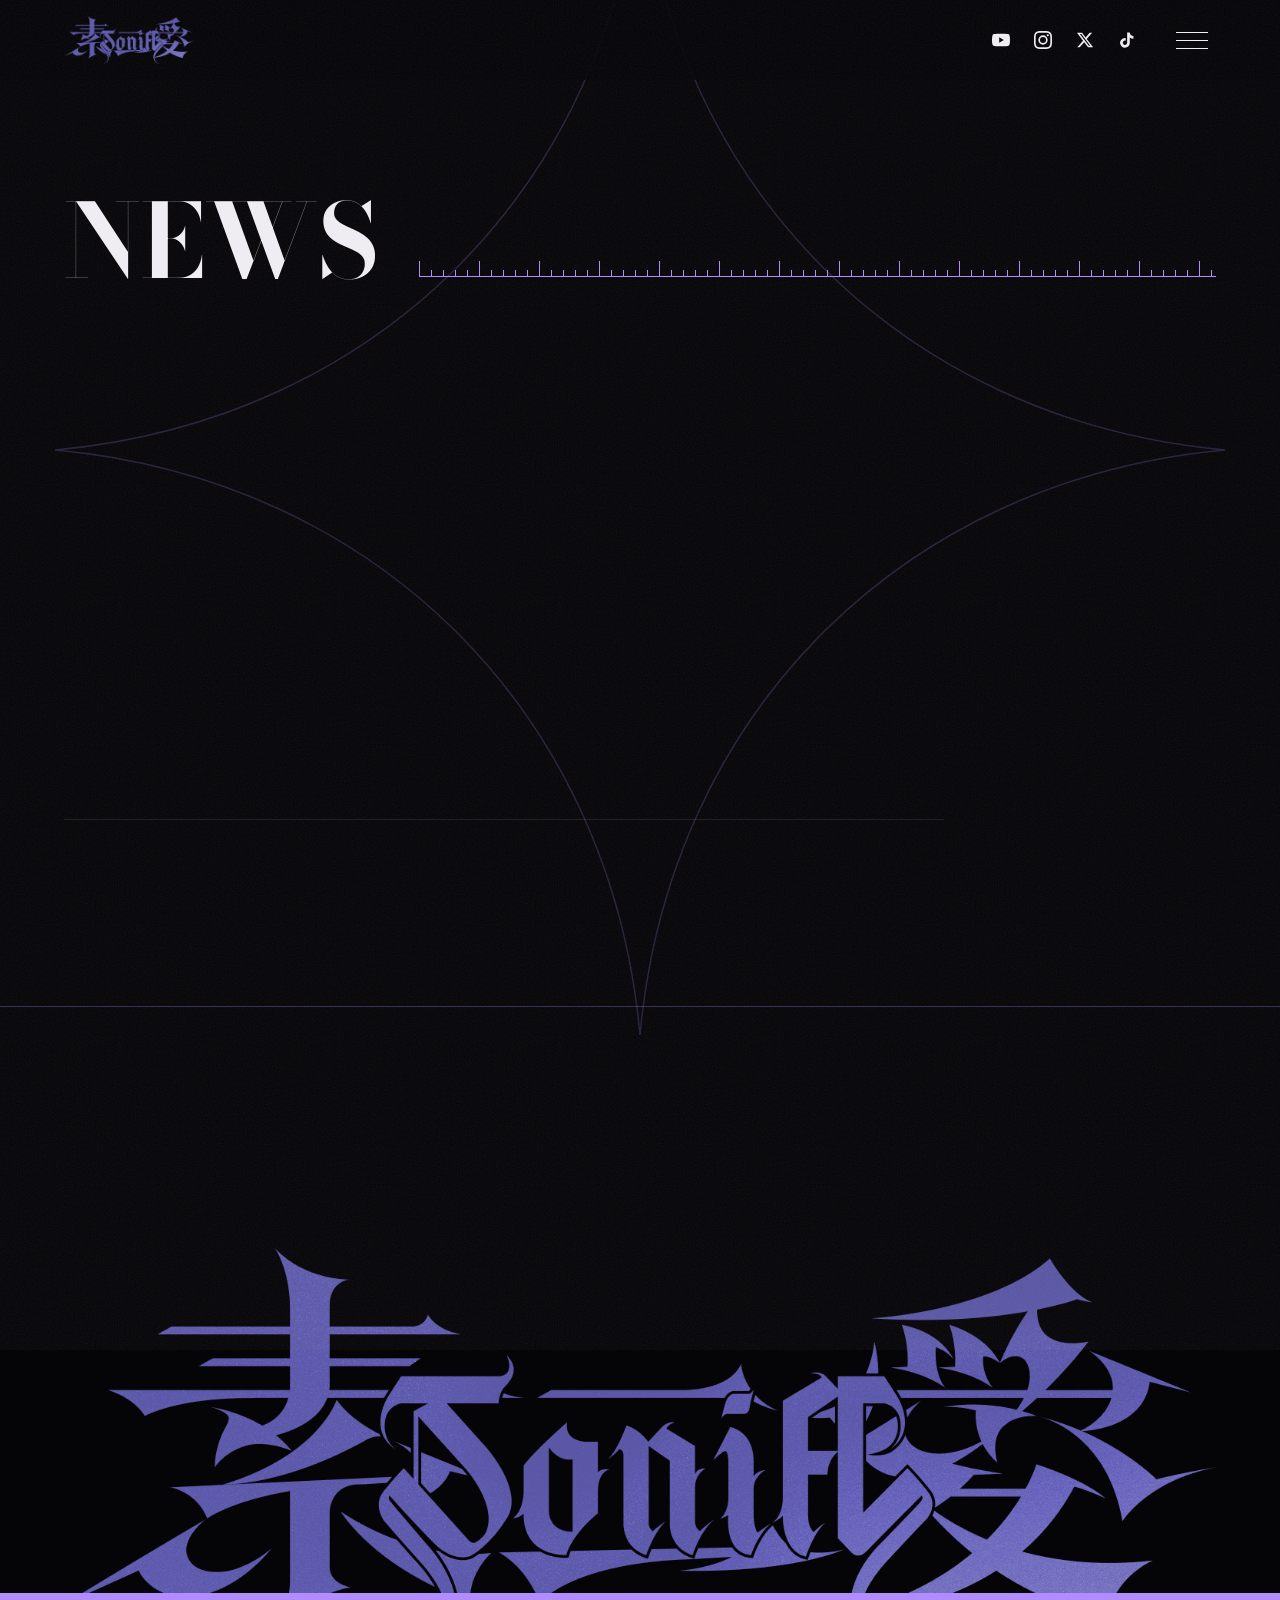
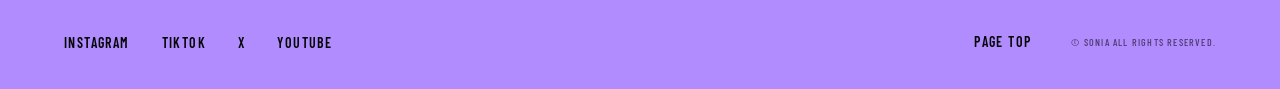
<file: news/detail/index.html>
<!DOCTYPE html>
<html lang="ja">
<head>
  <meta charset="UTF-8">
  <meta name="viewport" content="width=device-width, initial-scale=1.0">
  <title>News｜素二愛 Sonia OFFICIAL WEB SITE</title>
  <meta name="description" content="アーティスト・モデル 素二愛（Sonia）のオフィシャルサイト。最新ニュース、ライブ情報、ギャラリー、プロフィールをお届けします。">
  <meta name="robots" content="index, follow">
  <link rel="icon" href="../../images/favicon.ico" type="image/x-icon">

  <meta property="og:type" content="website">
  <meta property="og:title" content="素二愛 Sonia｜OFFICIAL WEB SITE">
  <meta property="og:description" content="アーティスト・モデル 素二愛（Sonia）のオフィシャルサイト。">
  <meta property="og:image" content="../../images/ogp.png">
  <meta property="og:site_name" content="素二愛 Sonia｜OFFICIAL WEB SITE">
  <meta property="og:locale" content="ja_JP">
  <meta name="twitter:card" content="summary_large_image">
  <meta name="twitter:site" content="@sonia__0925">

  <link rel="preconnect" href="https://fonts.googleapis.com">
  <link rel="preconnect" href="https://fonts.gstatic.com" crossorigin>
  <link href="https://fonts.googleapis.com/css2?family=Barlow+Condensed:wght@400;500;600&family=Bodoni+Moda:ital,opsz,wght@0,6..96,400;0,6..96,700;1,6..96,400;1,6..96,700&family=Grenze+Gotisch:wght@500;700&family=Zen+Kaku+Gothic+New:wght@400;500&display=swap" rel="stylesheet">
  <link rel="stylesheet" href="../../css/style.css">
  <script src="../../js/common.js" defer></script>
  <script src="../../js/layout.js" defer></script>
  <script src="../../js/news-detail.js" defer></script>
</head>
<body class="is-sub">

  <svg class="sprite" aria-hidden="true">
    <symbol id="i-star" viewBox="0 0 24 24"><path d="M12 0c.6 6.6 5.4 11.4 12 12-6.6.6-11.4 5.4-12 12-.6-6.6-5.4-11.4-12-12C6.6 11.4 11.4 6.6 12 0z"/></symbol>
    <symbol id="i-arrow" viewBox="0 0 24 24"><path d="M13.6 5.2 12.2 6.6l4.4 4.4H3v2h13.6l-4.4 4.4 1.4 1.4 6.8-6.8z"/></symbol>
    <symbol id="i-instagram" viewBox="0 0 24 24"><path d="M12 2.2c3.2 0 3.6 0 4.8.1 3.3.1 4.8 1.7 4.9 4.9.1 1.3.1 1.6.1 4.8s0 3.6-.1 4.8c-.1 3.2-1.7 4.8-4.9 4.9-1.3.1-1.6.1-4.8.1s-3.6 0-4.8-.1c-3.3-.1-4.8-1.7-4.9-4.9C2.2 15.6 2.2 15.2 2.2 12s0-3.6.1-4.8C2.4 3.9 3.9 2.4 7.2 2.3 8.4 2.2 8.8 2.2 12 2.2zM12 0C8.7 0 8.3 0 7.1.1 2.7.3.3 2.7.1 7.1 0 8.3 0 8.7 0 12s0 3.7.1 4.9c.2 4.4 2.6 6.8 7 7 1.2.1 1.6.1 4.9.1s3.7 0 4.9-.1c4.4-.2 6.8-2.6 7-7 .1-1.2.1-1.6.1-4.9s0-3.7-.1-4.9c-.2-4.4-2.6-6.8-7-7C15.7 0 15.3 0 12 0zm0 5.8a6.2 6.2 0 1 0 0 12.4 6.2 6.2 0 0 0 0-12.4zM12 16a4 4 0 1 1 0-8 4 4 0 0 1 0 8zm6.4-11.8a1.4 1.4 0 1 0 0 2.9 1.4 1.4 0 0 0 0-2.9z"/></symbol>
    <symbol id="i-tiktok" viewBox="0 0 24 24"><path d="M19.6 6.7a5 5 0 0 1-3.9-4.5V2h-3.5v13.7a2.9 2.9 0 0 1-5.2 1.7 2.9 2.9 0 0 1 3.2-4.5V9.4a6.4 6.4 0 0 0-5.5 10.8 6.4 6.4 0 0 0 11-4.5V8.8a8.4 8.4 0 0 0 4.9 1.6V6.9l-1-.2z"/></symbol>
    <symbol id="i-x" viewBox="0 0 24 24"><path d="M18.2 2.3h3.3l-7.2 8.3 8.5 11.2h-6.7l-5.2-6.8-6 6.8H1.7l7.7-8.8L1.3 2.3h6.8l4.7 6.2 5.4-6.2zm-1.1 17.5h1.8L7.1 4.1h-2l12 15.7z"/></symbol>
    <symbol id="i-youtube" viewBox="0 0 24 24"><path d="M23.5 6.2a3 3 0 0 0-2.1-2.1C19.5 3.6 12 3.6 12 3.6s-7.5 0-9.4.5A3 3 0 0 0 .5 6.2C0 8.1 0 12 0 12s0 3.9.5 5.8a3 3 0 0 0 2.1 2.1c1.9.5 9.4.5 9.4.5s7.5 0 9.4-.5a3 3 0 0 0 2.1-2.1c.5-1.9.5-5.8.5-5.8s0-3.9-.5-5.8zM9.6 15.6V8.4l6.2 3.6-6.2 3.6z"/></symbol>
  </svg>

  <div class="grain" aria-hidden="true"></div>
  <svg class="emblem" aria-hidden="true" viewBox="0 0 24 24"><path d="M12 0c.6 6.6 5.4 11.4 12 12-6.6.6-11.4 5.4-12 12-.6-6.6-5.4-11.4-12-12C6.6 11.4 11.4 6.6 12 0z"/></svg>
  <div class="cursor" aria-hidden="true"><span class="cursor-dot"></span><span class="cursor-ring"><em class="cursor-label"></em></span></div>

  <header class="site-header">
    <a href="../../" class="logo" aria-label="素二愛 トップへ"><img src="../../images/logo.png" alt="素二愛" width="600" height="220"></a>
    <ul class="header-sns">
      <li><a href="https://www.youtube.com/channel/UCf7-5qd9nNde2EbkA1S9MgQ" target="_blank" rel="noopener" aria-label="YouTube"><svg><use href="#i-youtube"/></svg></a></li>
      <li><a href="https://www.instagram.com/sonia__0925" target="_blank" rel="noopener" aria-label="Instagram"><svg><use href="#i-instagram"/></svg></a></li>
      <li><a href="https://x.com/sonia__0925" target="_blank" rel="noopener" aria-label="X"><svg><use href="#i-x"/></svg></a></li>
      <li><a href="https://www.tiktok.com/@sonia__0925" target="_blank" rel="noopener" aria-label="TikTok"><svg><use href="#i-tiktok"/></svg></a></li>
    </ul>
    <button class="menu-btn" type="button" aria-expanded="false" aria-controls="drawer" aria-label="メニュー"><i></i><i></i><i></i></button>
  </header>

  <div class="drawer" id="drawer" aria-hidden="true">
    <nav class="drawer-nav" aria-label="メニュー">
      <a href="../../#news">News</a>
      <a href="../../#live">Live</a>
      <a href="../../#gallery">Gallery</a>
      <a href="../../#profile">Profile</a>
      <a href="../../#contact">Contact</a>
    </nav>
    <ul class="sns-grid">
      <li><a href="https://www.instagram.com/sonia__0925" target="_blank" rel="noopener" aria-label="Instagram"><svg><use href="#i-instagram"/></svg></a></li>
      <li><a href="https://x.com/sonia__0925" target="_blank" rel="noopener" aria-label="X"><svg><use href="#i-x"/></svg></a></li>
      <li><a href="https://www.tiktok.com/@sonia__0925" target="_blank" rel="noopener" aria-label="TikTok"><svg><use href="#i-tiktok"/></svg></a></li>
      <li><a href="https://www.youtube.com/channel/UCf7-5qd9nNde2EbkA1S9MgQ" target="_blank" rel="noopener" aria-label="YouTube"><svg><use href="#i-youtube"/></svg></a></li>
    </ul>
  </div>

  <main class="page">
    <section class="sec page-sec">
      <div class="sec-head">
        <p class="sec-title" data-split>News</p>
        <span class="ruler" aria-hidden="true"></span>
      </div>
      <article class="article js-article"></article>
      <nav class="pager js-pager" aria-label="ページ送り"></nav>
    </section>
  </main>

  <footer class="site-footer">
    <p class="footer-logo" aria-hidden="true"><img src="../../images/logo-l.png" alt="" width="1500" height="551" loading="lazy"></p>
    <div class="footer-row">
      <ul class="footer-sns">
        <li><a href="https://www.instagram.com/sonia__0925" target="_blank" rel="noopener">Instagram</a></li>
        <li><a href="https://www.tiktok.com/@sonia__0925" target="_blank" rel="noopener">TikTok</a></li>
        <li><a href="https://x.com/sonia__0925" target="_blank" rel="noopener">X</a></li>
        <li><a href="https://www.youtube.com/channel/UCf7-5qd9nNde2EbkA1S9MgQ" target="_blank" rel="noopener">YouTube</a></li>
      </ul>
      <a href="../../" class="to-top">Page top</a>
      <p class="copy"><small>&copy; Sonia All Rights Reserved.</small></p>
    </div>
  </footer>

</body>
</html>
</file>
<file: css/style.css>
:root {
  --black: #050407;
  --panel: #0e0b13;
  --cream: #f2eff5;
  --violet: #b18cff;
  --red: #c0413f;
  --dim: rgba(242, 239, 245, 0.5);
  --line: rgba(177, 140, 255, 0.3);
  --line-soft: rgba(242, 239, 245, 0.1);

  --serif: "Bodoni Moda", "Times New Roman", serif;
  --goth: "Grenze Gotisch", "Times New Roman", serif;
  --label: "Barlow Condensed", "Arial Narrow", sans-serif;
  --ja: "Zen Kaku Gothic New", "Hiragino Sans", "Yu Gothic", sans-serif;

  --fs-xs: 12px;
  --fs-s: 14px;
  --fs-m: 16px;
  --fs-l: 20px;
  --fs-xl: clamp(24px, 3vw, 32px);
  --fs-2xl: clamp(48px, 6vw, 80px);
  --fs-display: clamp(48px, 8vw, 128px);

  --gx: clamp(20px, 5vw, 80px);
  --header-h: 80px;
  --sec-y: clamp(96px, 12vw, 192px);

  --ease: cubic-bezier(0.22, 1, 0.36, 1);
  --ease-io: cubic-bezier(0.76, 0, 0.24, 1);
}

*,
*::before,
*::after {
  box-sizing: border-box;
}

html {
  -webkit-text-size-adjust: 100%;
  scroll-behavior: smooth;
}

html.is-locked {
  overflow: hidden;
}

html.is-locked body {
  padding-right: var(--sbw, 0px);
}

html.is-locked .site-header,
html.is-locked .modal-close {
  margin-right: var(--sbw, 0px);
}

body {
  margin: 0;
  background-color: var(--black);
  color: var(--cream);
  font-family: var(--ja);
  font-size: var(--fs-m);
  line-height: 2;
  letter-spacing: 0.05em;
  -webkit-font-smoothing: antialiased;
  overflow-x: clip;
}

img,
svg,
video,
iframe {
  display: block;
  max-width: 100%;
}

a {
  color: inherit;
  text-decoration: none;
}

button {
  font: inherit;
  color: inherit;
  letter-spacing: inherit;
  background: none;
  border: 0;
  padding: 0;
  cursor: pointer;
}

ul,
ol,
dl,
dd,
p,
h1,
h2,
h3,
figure {
  margin: 0;
  padding: 0;
}

ul,
ol {
  list-style: none;
}

h1,
h2,
h3 {
  font-size: inherit;
  font-weight: 500;
  line-height: 1.5;
}

em {
  font-style: normal;
}

::selection {
  background-color: var(--red);
  color: var(--cream);
}

:focus-visible {
  outline: 1px solid var(--violet);
  outline-offset: 4px;
}

.sec-title,
.drawer-nav a,
.index-list,
.tabs button,
.live-day,
.profile-sns span,
.empty {
  font-family: var(--serif);
  font-weight: 700;
  line-height: 1;
  letter-spacing: 0;
  text-transform: uppercase;
}

.profile-name span {
  font-family: var(--goth);
  font-weight: 700;
  line-height: 1;
  letter-spacing: 0;
}

.loader-count,
.mv-scroll,
.news-date,
.news-cat,
.badge,
.live-week,
.live-meta,
.live-more,
.ticket-btn,
.more-btn,
.send-btn,
.gallery-meta em,
.gallery-count-badge,
.profile-data dt,
.field label,
.field-choice legend,
.footer-sns a,
.to-top,
.copy,
.modal-caption,
.modal-yt,
.modal-count,
.live-table dt,
.pager-link small,
.pager-back {
  font-family: var(--label);
  font-weight: 500;
  line-height: 1.5;
  letter-spacing: 0.1em;
  text-transform: uppercase;
}

.sprite {
  position: absolute;
  width: 0;
  height: 0;
  overflow: hidden;
}

.hp {
  position: absolute;
  left: -9999px;
  opacity: 0;
}

main,
.site-footer {
  position: relative;
  z-index: 1;
}

.loader {
  position: fixed;
  inset: 0;
  z-index: 200;
  display: grid;
  place-content: center;
  justify-items: center;
  gap: 24px;
  background-color: var(--black);
  color: var(--violet);
  clip-path: inset(0 0 0 0);
  transition: clip-path 1.2s var(--ease-io);
}

body.is-ready .loader {
  clip-path: inset(0 0 100% 0);
  pointer-events: none;
}

.loader-logo {
  width: 240px;
  height: auto;
  opacity: 0;
  animation: fade 1.2s var(--ease) 0.1s forwards;
}

.loader-bar {
  position: relative;
  width: 160px;
  height: 1px;
  background-color: var(--line);
}

.loader-bar span {
  position: absolute;
  inset: 0;
  background-color: var(--red);
  transform: scaleX(0);
  transform-origin: left;
}

.loader-count {
  font-size: var(--fs-xs);
  letter-spacing: 0.2em;
  font-variant-numeric: tabular-nums;
}

.grain {
  position: fixed;
  inset: -50%;
  z-index: 150;
  pointer-events: none;
  opacity: 0.08;
  background-image: url("data:image/svg+xml,%3Csvg xmlns='http://www.w3.org/2000/svg' width='220' height='220'%3E%3Cfilter id='n'%3E%3CfeTurbulence type='fractalNoise' baseFrequency='0.9' numOctaves='2' stitchTiles='stitch'/%3E%3C/filter%3E%3Crect width='100%25' height='100%25' filter='url(%23n)'/%3E%3C/svg%3E");
  animation: grain 1.2s steps(6) infinite;
}

.emblem {
  position: fixed;
  left: 50%;
  top: 50%;
  z-index: 0;
  width: 130vmin;
  height: 130vmin;
  margin: -65vmin 0 0 -65vmin;
  fill: none;
  stroke: var(--violet);
  stroke-width: 0.03;
  opacity: 0.2;
  pointer-events: none;
  transform: rotate(var(--rot, 0deg)) scale(var(--sc, 1));
}

.cursor {
  display: none;
}

@media (hover: hover) and (pointer: fine) {
  .cursor {
    display: block;
    position: fixed;
    left: 0;
    top: 0;
    z-index: 400;
    pointer-events: none;
    opacity: 0;
    transition: opacity 0.4s;
  }

  .cursor.is-active {
    opacity: 1;
  }

  .cursor-dot,
  .cursor-ring {
    position: fixed;
    left: 0;
    top: 0;
    border-radius: 50%;
    will-change: transform;
  }

  .cursor-dot {
    width: 6px;
    height: 6px;
    margin: -3px 0 0 -3px;
    background-color: var(--red);
  }

  .cursor-ring {
    width: 40px;
    height: 40px;
    margin: -20px 0 0 -20px;
    display: grid;
    place-items: center;
  }

  .cursor-ring::before {
    content: "";
    position: absolute;
    inset: 0;
    border: 1px solid var(--line);
    border-radius: 50%;
    transition: transform 0.6s var(--ease), background-color 0.4s, border-color 0.4s;
  }

  .cursor-label {
    position: relative;
    font-family: var(--label);
    font-weight: 500;
    font-size: var(--fs-xs);
    letter-spacing: 0.1em;
    text-transform: uppercase;
    color: var(--black);
    opacity: 0;
    transition: opacity 0.3s;
  }

  .cursor.is-hover .cursor-ring::before {
    transform: scale(1.5);
    border-color: var(--violet);
  }

  .cursor.is-label .cursor-ring::before {
    transform: scale(2.2);
    background-color: var(--violet);
    border-color: var(--violet);
  }

  .cursor.is-label .cursor-label {
    opacity: 1;
  }

  .cursor.is-label .cursor-dot {
    opacity: 0;
  }
}

.site-header {
  position: fixed;
  inset: 0 0 auto;
  z-index: 120;
  height: var(--header-h);
  padding: 0 var(--gx);
  display: flex;
  align-items: center;
  gap: 24px;
  transition: transform 0.8s var(--ease), background-color 0.6s;
}

.site-header.is-hidden {
  transform: translateY(-100%);
}

.site-header.is-solid,
.is-sub .site-header {
  background-color: rgba(5, 4, 7, 0.9);
}

.logo {
  margin-right: auto;
}

.logo img {
  display: block;
  width: auto;
  height: 48px;
}

.header-sns {
  display: flex;
  align-items: center;
  gap: 24px;
}

.header-sns svg {
  width: 18px;
  height: 18px;
  fill: currentColor;
  transition: transform 0.5s var(--ease), fill 0.4s;
}

.header-sns a:hover svg {
  transform: translateY(-4px);
  fill: var(--violet);
}

.menu-btn {
  position: relative;
  width: 48px;
  height: 48px;
  margin-left: 8px;
}

.menu-btn i {
  position: absolute;
  left: 8px;
  right: 8px;
  height: 1px;
  background-color: currentColor;
  transition: transform 0.6s var(--ease), opacity 0.4s, top 0.6s var(--ease);
}

.menu-btn i:nth-child(1) { top: 16px; }
.menu-btn i:nth-child(2) { top: 24px; }
.menu-btn i:nth-child(3) { top: 32px; }

.menu-btn[aria-expanded="true"] i:nth-child(1) {
  top: 24px;
  transform: rotate(30deg);
}

.menu-btn[aria-expanded="true"] i:nth-child(2) {
  opacity: 0;
}

.menu-btn[aria-expanded="true"] i:nth-child(3) {
  top: 24px;
  transform: rotate(-30deg);
}

.drawer {
  position: fixed;
  inset: 0;
  z-index: 110;
  display: flex;
  flex-direction: column;
  justify-content: space-between;
  gap: 40px;
  padding: calc(var(--header-h) + 40px) var(--gx) 40px;
  background-color: var(--black);
  clip-path: inset(0 0 100% 0);
  transition: clip-path 1s var(--ease-io);
  visibility: hidden;
}

.drawer.is-open {
  clip-path: inset(0 0 0 0);
  visibility: visible;
}

.drawer-nav {
  display: grid;
  justify-items: start;
  gap: 8px;
}

.drawer-nav a {
  font-size: clamp(48px, 10vw, 112px);
  opacity: 0;
  transform: translateY(40px);
  transition: opacity 0.8s var(--ease), transform 0.8s var(--ease), color 0.4s;
}

.drawer-nav a:hover {
  color: var(--red);
  font-style: italic;
}

.drawer.is-open .drawer-nav a {
  opacity: 1;
  transform: none;
}

.drawer.is-open .drawer-nav a:nth-child(1) { transition-delay: 0.2s; }
.drawer.is-open .drawer-nav a:nth-child(2) { transition-delay: 0.3s; }
.drawer.is-open .drawer-nav a:nth-child(3) { transition-delay: 0.4s; }
.drawer.is-open .drawer-nav a:nth-child(4) { transition-delay: 0.5s; }
.drawer.is-open .drawer-nav a:nth-child(5) { transition-delay: 0.6s; }

.sns-grid {
  display: grid;
  grid-template-columns: repeat(4, minmax(0, 1fr));
  border: 1px solid var(--violet);
}

.sns-grid li + li {
  border-left: 1px solid var(--violet);
}

.sns-grid a {
  display: grid;
  place-items: center;
  height: 64px;
  color: var(--violet);
  transition: background-color 0.4s, color 0.4s;
}

.sns-grid svg {
  width: 24px;
  height: 24px;
  fill: currentColor;
}

.sns-grid a:hover {
  background-color: var(--red);
  color: var(--cream);
}

.mv {
  position: relative;
  height: 100vh;
  height: 100svh;
  min-height: 640px;
  overflow: hidden;
  --p: 0;
}

.mv-sky {
  position: absolute;
  inset: 0;
  width: 100%;
  height: 100%;
}

.mv-ornament {
  position: absolute;
  z-index: 2;
  right: var(--gx);
  top: calc(var(--header-h) + 24px);
  width: 120px;
  height: 120px;
  fill: none;
  stroke: var(--violet);
  stroke-width: 1;
  opacity: 0;
  transition: opacity 1.2s var(--ease) 1.6s;
  animation: spin 40s linear infinite;
}

.mv-ornament-star {
  fill: var(--red);
  stroke: none;
}

body.is-ready .mv-ornament {
  opacity: 1;
}

.mv-stage {
  position: absolute;
  left: 50%;
  top: calc(50% + var(--header-h) / 4);
  width: min(88vw, 1280px, calc((100svh - var(--header-h) - 48px) * 15 / 11));
  aspect-ratio: 15 / 11;
  container-type: inline-size;
  transform: translate(-50%, -50%) translateY(calc(var(--p) * -64px)) scale(calc(1 - var(--p) * 0.2));
  opacity: calc(1 - var(--p) * 0.9);
}

.mv-tv {
  position: absolute;
  inset: 0;
  opacity: 0;
  transform: translateY(40px);
  transition: opacity 1.2s var(--ease) 0.2s, transform 1.4s var(--ease) 0.2s;
}

body.is-ready .mv-tv {
  opacity: 1;
  transform: none;
}

.mv-screen {
  position: absolute;
  left: 4%;
  top: 14%;
  right: 16%;
  bottom: 6%;
  overflow: hidden;
  background-color: var(--panel);
}

.mv-video {
  width: 100%;
  height: 100%;
  object-fit: cover;
  filter: brightness(0.8);
  clip-path: inset(0 0 100% 0);
  transition: clip-path 1.6s var(--ease-io) 0.6s;
}

body.is-ready .mv-video {
  clip-path: inset(0 0 0 0);
}

.mv-scan {
  position: absolute;
  inset: 0;
  background-image: url("data:image/svg+xml,%3Csvg xmlns='http://www.w3.org/2000/svg' width='4' height='4'%3E%3Crect width='4' height='1' fill='%23000' fill-opacity='.2'/%3E%3C/svg%3E");
  mix-blend-mode: multiply;
  pointer-events: none;
  animation: roll 8s linear infinite;
}

.mv-tv-frame {
  position: absolute;
  inset: 0;
  width: 100%;
  height: 100%;
  pointer-events: none;
  user-select: none;
}

.mv-logo {
  position: absolute;
  left: 44%;
  top: 56%;
  width: 64cqw;
  transform: translate(-50%, -50%);
  pointer-events: none;
}

.mv-logo img {
  display: block;
  width: 100%;
  height: auto;
  filter: brightness(0) invert(1);
  clip-path: inset(0 0 100% 0);
  transform: translateY(24px);
  transition: clip-path 1.4s var(--ease) 1s, transform 1.4s var(--ease) 1s;
}

body.is-ready .mv-logo img {
  clip-path: inset(0);
  transform: none;
}

.mv-scroll {
  position: absolute;
  z-index: 3;
  right: var(--gx);
  bottom: 32px;
  padding-right: 40px;
  font-size: var(--fs-xs);
  letter-spacing: 0.2em;
  color: var(--violet);
}

.mv-scroll::after {
  content: "";
  position: absolute;
  right: 0;
  top: 50%;
  width: 32px;
  height: 1px;
  background-color: var(--red);
  transform-origin: right;
  animation: pull 2.2s var(--ease-io) infinite;
}

.index {
  display: grid;
  grid-template-columns: minmax(0, 1fr) minmax(280px, 400px);
  align-items: end;
  gap: 40px 64px;
  padding: 64px var(--gx) 120px;
}

.index-list {
  display: flex;
  flex-wrap: wrap;
  align-items: center;
  column-gap: 0.3em;
  row-gap: 0.1em;
  font-size: clamp(40px, 6vw, 96px);
  color: var(--violet);
}

.index-list li {
  display: flex;
  align-items: center;
  gap: 0.3em;
}

.index-list li:not(:last-child)::after {
  content: "";
  width: 0.2em;
  height: 0.2em;
  background-color: var(--red);
  -webkit-mask: url("data:image/svg+xml,%3Csvg xmlns='http://www.w3.org/2000/svg' viewBox='0 0 24 24'%3E%3Cpath d='M12 0c.6 6.6 5.4 11.4 12 12-6.6.6-11.4 5.4-12 12-.6-6.6-5.4-11.4-12-12C6.6 11.4 11.4 6.6 12 0z'/%3E%3C/svg%3E") center / contain no-repeat;
  mask: url("data:image/svg+xml,%3Csvg xmlns='http://www.w3.org/2000/svg' viewBox='0 0 24 24'%3E%3Cpath d='M12 0c.6 6.6 5.4 11.4 12 12-6.6.6-11.4 5.4-12 12-.6-6.6-5.4-11.4-12-12C6.6 11.4 11.4 6.6 12 0z'/%3E%3C/svg%3E") center / contain no-repeat;
}

.index-list a {
  display: inline-block;
  transition: color 0.4s;
}

.index-list a:hover {
  color: var(--red);
  font-style: italic;
}

.sec {
  position: relative;
  padding: var(--sec-y) var(--gx);
}

.sec-head {
  display: flex;
  align-items: flex-end;
  gap: 40px;
  margin-bottom: 64px;
}

.sec-title {
  display: flex;
  flex: none;
  overflow: hidden;
  padding-top: 8px;
  font-size: var(--fs-display);
}

.sec-title .char {
  display: inline-block;
  transform: translateY(105%);
  transition: transform 1.2s var(--ease);
  transition-delay: calc(var(--i) * 0.05s);
}

.sec-title.is-in .char {
  transform: none;
}

.ruler {
  flex: 1;
  height: 16px;
  margin-bottom: 16px;
  border-bottom: 1px solid var(--violet);
  background-image: url("data:image/svg+xml,%3Csvg xmlns='http://www.w3.org/2000/svg' width='60' height='16'%3E%3Cg fill='%23b18cff'%3E%3Crect x='0' y='0' width='1' height='16'/%3E%3Crect x='12' y='10' width='1' height='6'/%3E%3Crect x='24' y='10' width='1' height='6'/%3E%3Crect x='36' y='10' width='1' height='6'/%3E%3Crect x='48' y='10' width='1' height='6'/%3E%3C/g%3E%3C/svg%3E");
  background-repeat: repeat-x;
  background-position: left bottom;
  transform: scaleX(0);
  transform-origin: left;
  transition: transform 1.6s var(--ease) 0.3s;
}

.ruler.is-in {
  transform: none;
}

[data-reveal] {
  opacity: 0;
  transform: translateY(48px);
  transition: opacity 1.4s var(--ease), transform 1.4s var(--ease);
}

[data-reveal].is-in {
  opacity: 1;
  transform: none;
}

.tabs {
  display: flex;
  flex-wrap: wrap;
  row-gap: 16px;
  margin-bottom: 32px;
}

.tabs button {
  padding: 0 16px;
  font-size: var(--fs-l);
  font-weight: 400;
  color: var(--dim);
  border-left: 1px solid var(--line);
  transition: color 0.4s;
}

.tabs button:first-child {
  padding-left: 0;
  border-left: 0;
}

.tabs button:hover {
  color: var(--cream);
}

.tabs .is-active {
  color: var(--red);
  font-style: italic;
}

.news-list,
.live-list {
  border-bottom: 1px solid var(--line-soft);
}

.news-item,
.live-item,
.gallery-item {
  opacity: 0;
  transform: translateY(32px);
  transition: opacity 1s var(--ease), transform 1s var(--ease);
  transition-delay: calc(var(--i, 0) * 0.08s);
}

.news-item.is-in,
.live-item.is-in,
.gallery-item.is-in {
  opacity: 1;
  transform: none;
}

.news-item {
  border-top: 1px solid var(--line-soft);
}

.news-item[hidden] {
  display: none;
}

.news-link {
  display: grid;
  grid-template-columns: auto minmax(0, 1fr) 16px;
  align-items: center;
  gap: 8px 24px;
  width: 100%;
  padding: 32px 0;
  text-align: left;
}

.news-title {
  grid-column: 1 / 3;
  grid-row: 2;
}

.news-arrow {
  grid-column: 3;
  grid-row: 1 / 3;
}

.news-date {
  display: flex;
  align-items: center;
  gap: 8px;
  font-size: var(--fs-m);
  font-variant-numeric: tabular-nums;
}

.news-date small,
.live-week {
  font-size: var(--fs-xs);
  color: var(--dim);
}

.badge {
  display: inline-block;
  padding: 0 8px;
  font-size: var(--fs-xs);
  font-weight: 600;
  color: var(--cream);
  background-color: var(--red);
}

.badge.is-mute {
  background-color: var(--line-soft);
  color: var(--dim);
}

.news-title {
  transition: transform 0.7s var(--ease), color 0.4s;
}

.news-cat {
  font-size: var(--fs-s);
  color: var(--violet);
}

.news-arrow {
  width: 16px;
  height: 16px;
  fill: var(--red);
  opacity: 0;
  transform: translateX(-8px);
  transition: opacity 0.4s, transform 0.7s var(--ease);
}

a.news-link:hover .news-title {
  transform: translateX(8px);
  color: var(--violet);
}

a.news-link:hover .news-arrow {
  opacity: 1;
  transform: none;
}

.more-btn,
.send-btn,
.ticket-btn,
.pager-back {
  display: inline-flex;
  align-items: center;
  gap: 16px;
  padding: 16px 32px;
  font-size: var(--fs-s);
  color: var(--violet);
  border: 1px solid var(--violet);
  transition: background-color 0.4s, color 0.4s, border-color 0.4s;
}

.more-btn svg,
.send-btn svg,
.ticket-btn svg,
.live-more svg,
.modal-yt svg {
  width: 14px;
  height: 14px;
  fill: currentColor;
  transition: transform 0.6s var(--ease);
}

.more-btn:hover,
.send-btn:hover,
.ticket-btn:hover,
.pager-back:hover {
  background-color: var(--red);
  border-color: var(--red);
  color: var(--cream);
}

.more-btn:hover svg,
.send-btn:hover svg,
.ticket-btn:hover svg {
  transform: translateX(4px);
}

.more-btn {
  margin-top: 48px;
}

.ticket-btn {
  padding: 12px 24px;
  border-radius: 999px;
  white-space: nowrap;
}

.live-item {
  position: relative;
  display: grid;
  grid-template-columns: 240px minmax(0, 1fr) auto;
  column-gap: 48px;
  align-items: start;
  padding: 40px 0;
  border-top: 1px solid var(--line-soft);
}

.live-day {
  display: block;
  font-size: var(--fs-2xl);
  color: var(--violet);
}

.live-week {
  display: block;
  margin-top: 16px;
}

.is-past .live-day {
  color: var(--dim);
}

.live-title {
  font-size: var(--fs-l);
  font-weight: 500;
  line-height: 1.5;
}

.live-title a {
  transition: color 0.4s;
}

.live-title a::after {
  content: "";
  position: absolute;
  inset: 0;
  z-index: 1;
}

.live-item:hover .live-title a,
.live-item:hover .live-more {
  color: var(--violet);
}

.live-venue {
  margin-top: 8px;
  font-size: var(--fs-s);
}

.live-venue span {
  margin-left: 16px;
  font-size: var(--fs-xs);
  color: var(--dim);
}

.live-meta {
  display: flex;
  flex-wrap: wrap;
  gap: 4px 24px;
  margin-top: 16px;
  font-size: var(--fs-s);
  color: var(--dim);
}

.live-meta b {
  margin-left: 8px;
  font-weight: 500;
  color: var(--cream);
}

.live-act {
  display: flex;
  flex-direction: column;
  align-items: flex-end;
  gap: 16px;
}

.live-act .ticket-btn {
  position: relative;
  z-index: 2;
}

.live-more {
  display: inline-flex;
  align-items: center;
  gap: 8px;
  font-size: var(--fs-s);
  color: var(--dim);
  transition: color 0.4s;
}

.live-item:hover .live-more svg {
  transform: translateX(4px);
}

.empty {
  padding: 48px 0;
  border-top: 1px solid var(--line-soft);
  font-size: var(--fs-xl);
  font-weight: 400;
  font-style: italic;
  text-transform: none;
  color: var(--dim);
}

.gallery-grid {
  display: grid;
  grid-template-columns: repeat(3, minmax(0, 1fr));
  gap: 40px 24px;
}

.gallery-card {
  display: flex;
  flex-direction: column;
  width: 100%;
  height: 100%;
  text-align: left;
}

.gallery-thumb {
  position: relative;
  display: block;
  aspect-ratio: 1 / 1;
  overflow: hidden;
  background-color: var(--panel);
}

.gallery-grid.is-feature .gallery-item:first-child {
  grid-column: span 2;
}

.gallery-grid.is-feature .gallery-item:first-child .gallery-thumb {
  flex: 1;
  aspect-ratio: auto;
  min-height: 0;
}

.gallery-thumb img {
  position: absolute;
  inset: 0;
  width: 100%;
  height: 100%;
  object-fit: cover;
  transition: opacity 0.4s;
}

.gallery-card:hover .gallery-thumb img {
  opacity: 0.7;
}

.gallery-play {
  position: absolute;
  left: 50%;
  top: 50%;
  width: 72px;
  height: 72px;
  margin: -36px 0 0 -36px;
  display: grid;
  place-items: center;
  border: 1px solid var(--violet);
  border-radius: 50%;
  color: var(--violet);
  background-color: rgba(5, 4, 7, 0.3);
}

.gallery-play::before {
  content: "";
  width: 0;
  height: 0;
  margin-left: 4px;
  border-style: solid;
  border-width: 8px 0 8px 12px;
  border-color: transparent transparent transparent currentColor;
}

.gallery-count-badge {
  position: absolute;
  right: 16px;
  top: 16px;
  padding: 0 8px;
  font-size: var(--fs-xs);
  background-color: rgba(5, 4, 7, 0.6);
}

.gallery-meta {
  display: grid;
  margin-top: 16px;
}

.gallery-meta em {
  font-size: var(--fs-xs);
  color: var(--violet);
}

.gallery-meta strong {
  font-size: var(--fs-s);
  font-weight: 500;
  line-height: 1.8;
}

.arrow-btn {
  display: grid;
  place-items: center;
  width: 48px;
  height: 48px;
  border: 1px solid var(--cream);
  border-radius: 50%;
  transition: background-color 0.4s, color 0.4s, opacity 0.4s, border-color 0.4s;
}

.arrow-btn svg {
  width: 16px;
  height: 16px;
  fill: currentColor;
}

.arrow-btn.is-prev svg {
  transform: scaleX(-1);
}

.arrow-btn:hover {
  background-color: var(--red);
  border-color: var(--red);
}

.arrow-btn[disabled] {
  opacity: 0.2;
  pointer-events: none;
}

.page-gallery .tabs {
  margin-bottom: 40px;
}

.profile-body {
  display: grid;
  grid-template-columns: 5fr 6fr;
  gap: clamp(48px, 7vw, 120px);
  align-items: center;
}

.profile-visual {
  position: relative;
  padding: 0 24px 24px 0;
}

.profile-frame {
  position: relative;
  z-index: 1;
  aspect-ratio: 3 / 4;
  border-radius: 999px 999px 0 0;
  overflow: hidden;
  background-color: var(--panel);
}

.profile-frame img {
  width: 100%;
  height: 120%;
  object-fit: cover;
  transform: translateY(var(--py, 0));
}

.profile-line {
  position: absolute;
  inset: 24px 0 0 24px;
  border: 1px solid var(--violet);
  border-radius: 999px 999px 0 0;
}

.profile-star {
  position: absolute;
  z-index: 2;
  right: -8px;
  top: 12%;
  width: 32px;
  height: 32px;
  fill: var(--red);
  animation: spin 14s linear infinite;
}

.profile-name {
  display: flex;
  align-items: baseline;
  flex-wrap: wrap;
  gap: 8px 24px;
  font-size: var(--fs-xl);
  font-weight: 500;
  line-height: 1.5;
  letter-spacing: 0.2em;
}

.profile-name span {
  font-size: 1.2em;
  color: var(--violet);
}

.profile-lead {
  max-width: 34em;
  margin-top: 32px;
}

.profile-lead p + p,
.article-body p + p {
  margin-top: 1.5em;
}

.profile-data,
.live-table {
  margin-top: 48px;
  border-top: 1px solid var(--line);
}

.profile-data div,
.live-table div {
  display: grid;
  grid-template-columns: 120px minmax(0, 1fr);
  gap: 24px;
  padding: 16px 0;
  border-bottom: 1px solid var(--line);
}

.profile-data dt,
.live-table dt {
  font-size: var(--fs-s);
  line-height: 2;
  color: var(--violet);
}

.profile-data dd,
.live-table dd {
  font-size: var(--fs-s);
}

.profile-sns {
  display: grid;
  grid-template-columns: repeat(2, minmax(0, 1fr));
  gap: 0 24px;
  margin-top: 48px;
}

.profile-sns a {
  display: grid;
  grid-template-columns: 16px 1fr;
  column-gap: 16px;
  align-items: center;
  padding: 16px 0;
  border-bottom: 1px solid var(--line-soft);
}

.profile-sns svg {
  width: 16px;
  height: 16px;
  fill: var(--violet);
  grid-row: span 2;
}

.profile-sns span {
  font-size: var(--fs-l);
  line-height: 1.5;
  transition: transform 0.6s var(--ease), color 0.4s;
}

.profile-sns em {
  font-size: var(--fs-xs);
  color: var(--dim);
  line-height: 1.5;
}

.profile-sns a:hover span {
  transform: translateX(8px);
  color: var(--violet);
}

.contact-body {
  display: grid;
  grid-template-columns: 4fr 7fr;
  gap: 48px clamp(48px, 7vw, 120px);
}

.contact-note {
  font-size: var(--fs-s);
  color: var(--dim);
}

.contact-form {
  display: grid;
  gap: 32px;
}

.field {
  position: relative;
}

.field input,
.field textarea {
  width: 100%;
  padding: 24px 0 16px;
  font: inherit;
  color: var(--cream);
  background: none;
  border: 0;
  border-bottom: 1px solid var(--line);
  border-radius: 0;
  outline: 0;
  resize: vertical;
}

.field textarea {
  min-height: 160px;
}

.field label {
  position: absolute;
  left: 0;
  top: 24px;
  font-size: var(--fs-s);
  color: var(--dim);
  pointer-events: none;
  transform-origin: left top;
  transition: transform 0.6s var(--ease), color 0.4s;
}

.field input:focus + label,
.field input:not(:placeholder-shown) + label,
.field textarea:focus + label,
.field textarea:not(:placeholder-shown) + label {
  transform: translateY(-24px) scale(0.85);
  color: var(--violet);
}

.field::after {
  content: "";
  position: absolute;
  left: 0;
  right: 0;
  bottom: 0;
  height: 1px;
  background-color: var(--violet);
  transform: scaleX(0);
  transform-origin: left;
  transition: transform 0.9s var(--ease);
}

.field:focus-within::after,
.field.is-error::after {
  transform: scaleX(1);
}

.field.is-error::after {
  background-color: var(--red);
}

.field-choice {
  display: flex;
  flex-wrap: wrap;
  gap: 8px;
  margin: 0;
  padding: 0;
  border: 0;
}

.field-choice legend {
  width: 100%;
  margin-bottom: 16px;
  font-size: var(--fs-s);
  color: var(--dim);
}

.field-choice label {
  cursor: pointer;
}

.field-choice input {
  position: absolute;
  opacity: 0;
  pointer-events: none;
}

.field-choice span {
  display: inline-block;
  padding: 8px 24px;
  font-size: var(--fs-s);
  border: 1px solid var(--line);
  border-radius: 999px;
  transition: background-color 0.4s, color 0.4s, border-color 0.4s;
}

.field-choice input:checked + span {
  background-color: var(--red);
  border-color: var(--red);
}

.field-choice input:focus-visible + span {
  outline: 1px solid var(--violet);
  outline-offset: 4px;
}

.form-msg {
  min-height: 1em;
  font-size: var(--fs-s);
  color: var(--red);
}

.form-msg.is-done {
  color: var(--violet);
}

.send-btn {
  justify-self: start;
}

.send-btn[disabled] {
  opacity: 0.4;
  pointer-events: none;
}

.site-footer {
  padding: clamp(64px, 9vw, 144px) var(--gx) 0;
  overflow: hidden;
  border-top: 1px solid var(--line);
}

.footer-logo {
  position: relative;
  z-index: 0;
  pointer-events: none;
  user-select: none;
  transform: translateY(var(--fy, 0));
}

.footer-logo img {
  display: block;
  width: min(100%, 1280px);
  height: auto;
  margin: 0 auto;
}

.footer-row {
  position: relative;
  z-index: 1;
  display: flex;
  flex-wrap: wrap;
  align-items: center;
  gap: 16px 40px;
  margin: 48px calc(var(--gx) * -1) 0;
  padding: 32px var(--gx);
  background-color: var(--violet);
  color: var(--black);
}

.footer-sns {
  display: flex;
  flex-wrap: wrap;
  gap: 16px 32px;
  margin-right: auto;
}

.footer-sns a,
.to-top {
  position: relative;
  font-size: var(--fs-s);
  font-weight: 600;
}

.footer-sns a::after,
.to-top::after {
  content: "";
  position: absolute;
  left: 0;
  right: 0;
  bottom: -4px;
  height: 1px;
  background-color: var(--red);
  transform: scaleX(0);
  transform-origin: right;
  transition: transform 0.6s var(--ease);
}

.footer-sns a:hover::after,
.to-top:hover::after {
  transform: scaleX(1);
  transform-origin: left;
}

.copy {
  font-size: var(--fs-xs);
  color: rgba(5, 4, 7, 0.6);
}

.page {
  position: relative;
  z-index: 1;
  min-height: 100vh;
  padding-top: var(--header-h);
}

.page-sec {
  max-width: 1280px;
  margin: 0 auto;
  padding-top: clamp(64px, 8vw, 120px);
}

.article {
  max-width: 880px;
  min-height: 40vh;
  opacity: 0;
  transform: translateY(32px);
  transition: opacity 1.2s var(--ease), transform 1.2s var(--ease);
}

.article.is-in {
  opacity: 1;
  transform: none;
}

.article-meta {
  display: flex;
  align-items: center;
  gap: 24px;
}

.article-title {
  margin-top: 16px;
  padding-bottom: 32px;
  font-size: var(--fs-xl);
  border-bottom: 1px solid var(--line);
}

.article-image {
  margin-top: 40px;
  padding: 8px;
  border: 1px solid var(--line);
}

.article-image img {
  width: 100%;
}

.article-body {
  margin-top: 40px;
}

.article-links {
  display: flex;
  flex-wrap: wrap;
  gap: 16px;
  margin-top: 48px;
}

.article-links .more-btn {
  margin-top: 0;
}

.live-head .live-when {
  display: flex;
  align-items: baseline;
  flex-wrap: wrap;
  gap: 8px 24px;
}

.live-head .live-day {
  font-size: var(--fs-display);
}

.live-head .live-week {
  display: flex;
  align-items: center;
  gap: 16px;
  margin-top: 0;
  font-size: var(--fs-s);
}

.live-body {
  margin-top: 40px;
}

.live-body.has-image {
  display: grid;
  grid-template-columns: 5fr 7fr;
  gap: 48px;
  align-items: start;
}

.live-body.has-image .article-image {
  margin-top: 0;
}

.live-body .live-table {
  margin-top: 0;
}

.live-table a {
  border-bottom: 1px solid var(--violet);
}

.pager {
  display: grid;
  grid-template-columns: 1fr auto 1fr;
  align-items: center;
  gap: 24px;
  max-width: 880px;
  margin-top: clamp(64px, 8vw, 112px);
  padding-top: 32px;
  border-top: 1px solid var(--line-soft);
}

.pager-link {
  display: grid;
  min-width: 0;
}

.pager-link.is-prev {
  text-align: right;
}

.pager-link small {
  font-size: var(--fs-xs);
  color: var(--violet);
}

.pager-link span {
  overflow: hidden;
  font-size: var(--fs-s);
  white-space: nowrap;
  text-overflow: ellipsis;
  color: var(--dim);
  transition: color 0.4s;
}

.pager-link:hover span {
  color: var(--cream);
}

.pager-back {
  padding: 12px 24px;
}

.modal {
  position: fixed;
  top: 0;
  left: 0;
  z-index: 300;
  width: 100%;
  height: 100vh;
  height: 100dvh;
  display: flex;
  align-items: center;
  justify-content: center;
  padding: 80px var(--gx);
  visibility: hidden;
  opacity: 0;
  transition: opacity 0.6s var(--ease), visibility 0s linear 0.6s;
}

.modal.is-open {
  visibility: visible;
  opacity: 1;
  transition: opacity 0.6s var(--ease);
}

.modal-bg {
  position: absolute;
  top: 0;
  left: 0;
  width: 100%;
  height: 100%;
  background-color: rgba(5, 4, 7, 0.95);
}

.modal-box {
  position: relative;
  width: 100%;
  max-width: 1080px;
  height: 100%;
  transform: translateY(40px);
  transition: transform 0.9s var(--ease);
}

.modal.is-open .modal-box {
  transform: none;
}

.modal-content {
  display: flex;
  flex-direction: column;
  justify-content: center;
  height: 100%;
}

.modal-close {
  position: fixed;
  right: var(--gx);
  top: 24px;
  z-index: 2;
  width: 48px;
  height: 48px;
  border: 1px solid var(--violet);
  border-radius: 50%;
  transition: transform 0.7s var(--ease);
}

.modal-close i {
  position: absolute;
  left: 14px;
  right: 14px;
  top: 50%;
  height: 1px;
  background-color: var(--violet);
  transform: rotate(45deg);
}

.modal-close i + i {
  transform: rotate(-45deg);
}

.modal-close:hover {
  transform: rotate(90deg);
}

.modal-photo {
  display: flex;
  flex-direction: column;
  justify-content: center;
  flex: 1;
  min-height: 0;
}

.modal-photo img {
  flex: 0 1 auto;
  min-height: 0;
  width: 100%;
  height: auto;
  object-fit: contain;
}

.modal-photo .modal-foot {
  justify-content: center;
}

.modal-foot {
  display: flex;
  flex-wrap: wrap;
  align-items: center;
  justify-content: space-between;
  gap: 16px 24px;
  margin-top: 16px;
}

.modal-caption {
  font-size: var(--fs-s);
  color: var(--violet);
}

.modal-yt {
  display: inline-flex;
  align-items: center;
  gap: 8px;
  font-size: var(--fs-s);
  transition: color 0.4s;
}

.modal-yt:hover {
  color: var(--red);
}

.modal-pager {
  display: flex;
  align-items: center;
  gap: 16px;
}

.modal-count {
  font-size: var(--fs-s);
  color: var(--dim);
  font-variant-numeric: tabular-nums;
}

.modal-movie,
.modal-movie + .modal-foot {
  width: min(100%, calc((100svh - 240px) * 16 / 9));
  margin-left: auto;
  margin-right: auto;
}

.modal-movie {
  position: relative;
  flex: none;
  aspect-ratio: 16 / 9;
  background-color: #000;
  border: 1px solid var(--line);
}

.modal-movie iframe,
.modal-movie video {
  position: absolute;
  inset: 0;
  width: 100%;
  height: 100%;
  border: 0;
}

.modal-soon {
  position: absolute;
  inset: 0;
  display: grid;
  place-items: center;
  font-family: var(--serif);
  font-style: italic;
  font-size: var(--fs-xl);
  color: var(--dim);
}

@keyframes spin {
  to { transform: rotate(360deg); }
}

@keyframes fade {
  to { opacity: 1; }
}

@keyframes pull {
  0% { transform: scaleX(0); }
  50% { transform: scaleX(1); }
  100% { transform: scaleX(0); transform-origin: left; }
}

@keyframes roll {
  to { background-position: 0 40px; }
}

@keyframes grain {
  0% { transform: translate(0, 0); }
  20% { transform: translate(-6%, 4%); }
  40% { transform: translate(4%, -8%); }
  60% { transform: translate(-3%, 7%); }
  80% { transform: translate(7%, 3%); }
  100% { transform: translate(-2%, -4%); }
}

@media (max-width: 1024px) {
  .index,
  .contact-body {
    grid-template-columns: 1fr;
  }

}

@media (max-width: 768px) {
  :root {
    --header-h: 64px;
    --fs-m: 14px;
  }

  .logo img {
    height: 36px;
  }

  .header-sns {
    gap: 16px;
  }

  .header-sns svg {
    width: 16px;
    height: 16px;
  }

  .menu-btn {
    margin: 0 -8px 0 0;
  }

  .mv-ornament {
    width: 72px;
    height: 72px;
    top: calc(var(--header-h) + 16px);
  }

  .mv-stage {
    width: min(92vw, calc((100svh - var(--header-h) - 64px) * 16 / 23));
    aspect-ratio: 16 / 23;
  }

  .mv-screen {
    left: 6%;
    top: 13%;
    right: 6%;
    bottom: 15%;
  }

  .mv-logo {
    left: 50%;
    top: 60%;
    width: 80cqw;
  }

  .mv-scroll {
    bottom: 24px;
  }

  .index-list {
    font-size: 12vw;
  }

  .sec-head {
    gap: 16px;
    margin-bottom: 48px;
  }

  .ruler {
    margin-bottom: 8px;
  }

  .tabs button {
    padding: 0 12px;
    font-size: var(--fs-m);
  }

  .news-link {
    padding: 24px 0;
  }

  .news-arrow {
    display: none;
  }

  .live-item {
    grid-template-columns: 1fr;
    row-gap: 16px;
    padding: 32px 0;
  }

  .live-item .live-when {
    display: flex;
    align-items: baseline;
    gap: 16px;
  }

  .live-week {
    margin-top: 0;
  }

  .live-act {
    flex-direction: row;
    align-items: center;
    justify-content: space-between;
  }

  .gallery-grid {
    grid-template-columns: repeat(2, minmax(0, 1fr));
    gap: 32px 12px;
  }

  .gallery-grid.is-feature .gallery-item:first-child .gallery-thumb {
    flex: none;
    aspect-ratio: 16 / 10;
  }

  .gallery-play {
    width: 48px;
    height: 48px;
    margin: -24px 0 0 -24px;
  }

  .profile-body,
  .live-body.has-image {
    grid-template-columns: 1fr;
  }

  .profile-visual {
    width: 85%;
  }

  .profile-sns {
    grid-template-columns: 1fr;
  }

  .profile-data div,
  .live-table div {
    grid-template-columns: 96px minmax(0, 1fr);
  }

  .footer-row {
    flex-direction: column;
    align-items: flex-start;
  }

  .pager {
    grid-template-columns: 1fr 1fr;
  }

  .pager-back {
    grid-column: 1 / -1;
    grid-row: 2;
    justify-self: center;
  }

  .modal-close {
    top: 16px;
  }
}

@media (prefers-reduced-motion: reduce) {
  html {
    scroll-behavior: auto;
  }

  .grain,
  .mv-scan,
  .mv-ornament,
  .mv-scroll::after,
  .profile-star {
    animation: none;
  }
}
</file>
